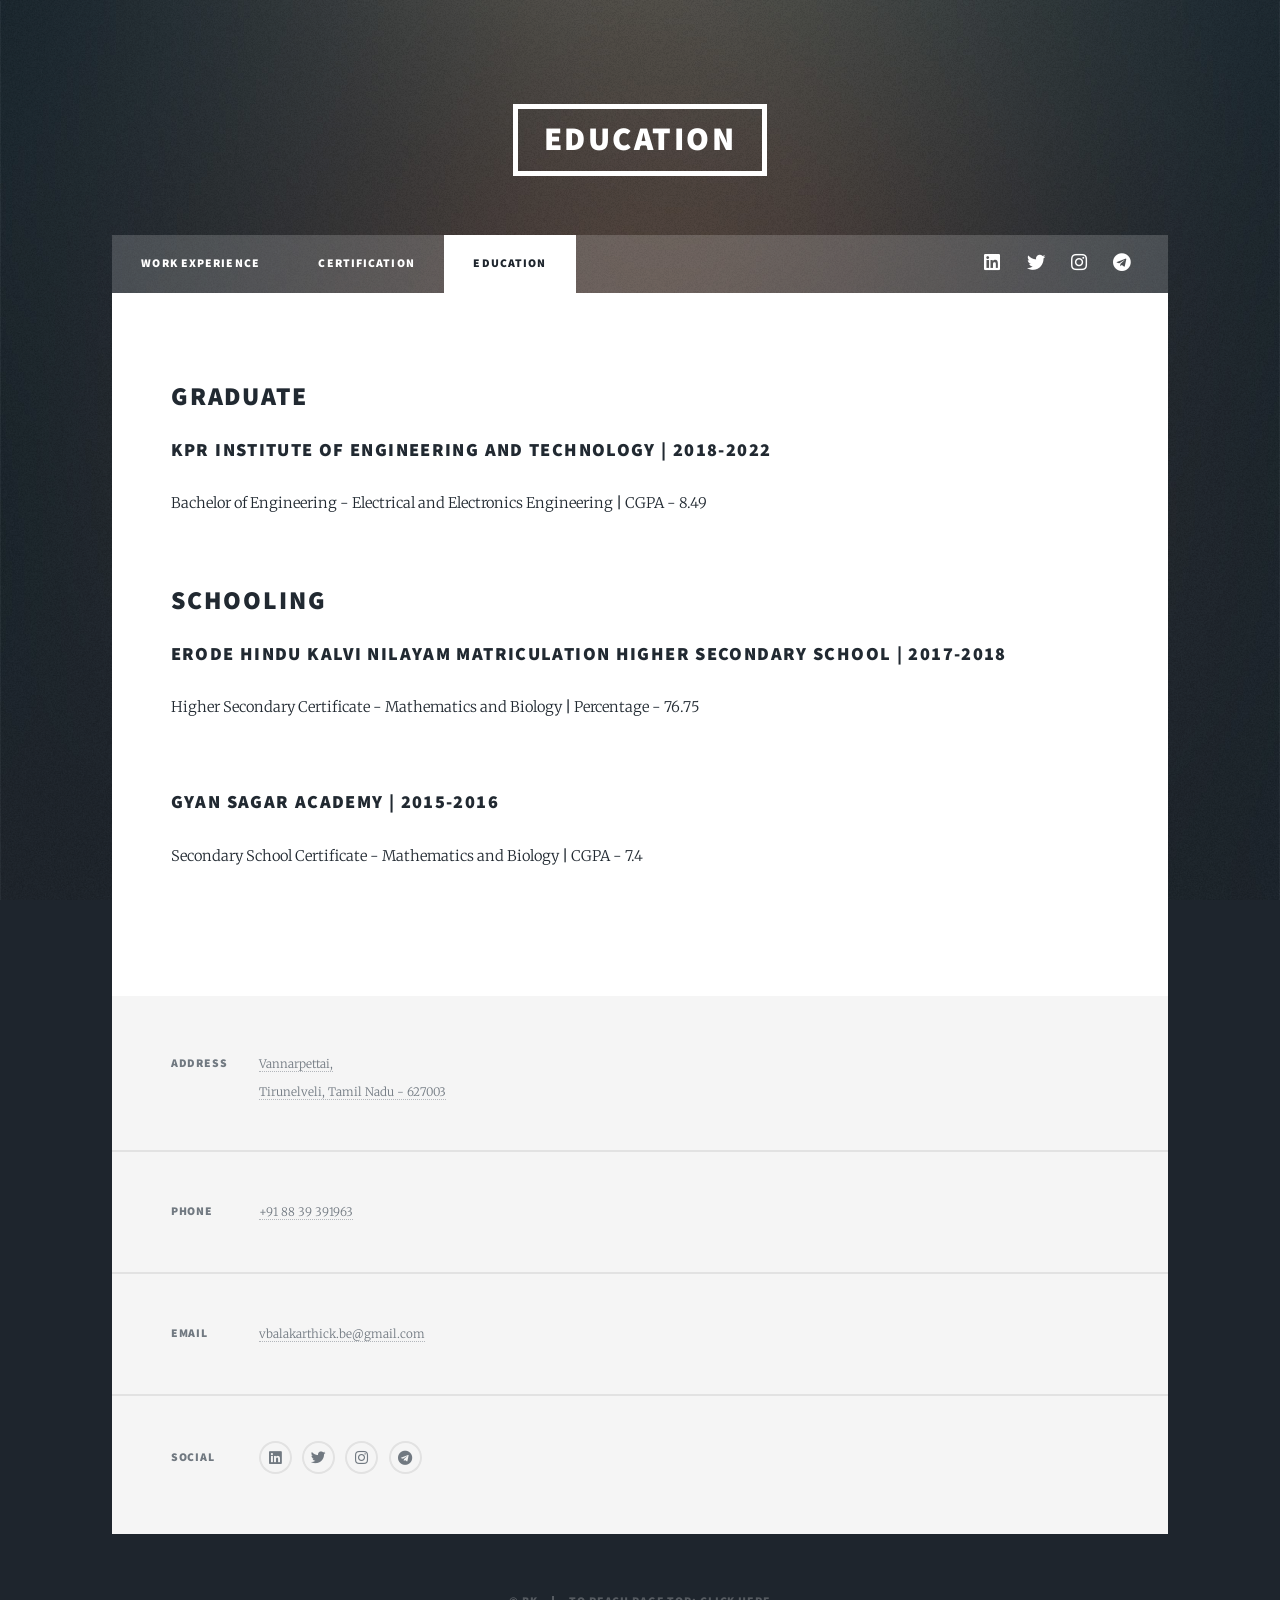
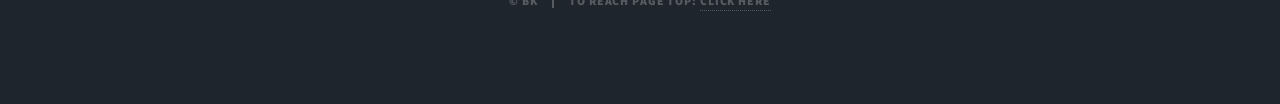
<file: elements.html>
<!DOCTYPE HTML>

<html>
	<head>
		<title>Balakarthick Resume</title>
		<link rel="icon" type="image/x-icon" href="images/resume.png">
		<meta charset="utf-8" />
		<meta name="viewport" content="width=device-width, initial-scale=1, user-scalable=no" />
		<link rel="stylesheet" href="assets/css/main.css" />
		<noscript><link rel="stylesheet" href="assets/css/noscript.css" /></noscript>
	</head>
	<body class="is-preload">

		<!-- Wrapper -->
			<div id="wrapper">

				<!-- Header -->
					<header id="header">
						<a href="#nav" class="logo">Education</a>
					</header>

				<!-- Nav -->
					<nav id="nav">
						<ul class="links">
							<li><a href="index.html">Work Experience</a></li>
							<li><a href="generic.html">Certification</a></li>
							<li class="active"><a href="elements.html">Education</a></li>
						</ul>
						<ul class="icons">
							<li><a href="https://www.linkedin.com/in/balakarthick-v-b391581ba/" class="icon brands fa-linkedin"target="_blank"><span class="label">Linkedin</span></a></li>
							<li><a href="https://twitter.com/vbalakarthick" class="icon brands fa-twitter"target="_blank"><span class="label">Twitter</span></a></li>
							<li><a href="https://www.instagram.com/balakarthick_venkatesan/" class="icon brands fa-instagram"target="_blank"><span class="label">Instagram</span></a></li>
							<li><a href="https://t.me/bk6700" class="icon brands fa-telegram"target="_blank"><span class="label">Telegram</span></a></li>
						</ul>
					</nav>
          
				<!-- Main -->
					<div id="main">
				<!-- Post -->
					    <section class="post">
						    <h2 style="text-align:left;">Graduate</h2>
				<!-- Text stuff -->
				            <h3>KPR Institute of Engineering and Technology | 2018-2022</h3>
				            <p>Bachelor of Engineering - Electrical and Electronics Engineering <b> | </b>CGPA - 8.49</p><br>
				        <body class="major">
				            <h2 style="text-align:left;">Schooling</h2>
				        </body>
                            <h3>Erode Hindu Kalvi Nilayam Matriculation Higher Secondary School | 2017-2018 </h3>
				            <p>Higher Secondary Certificate - Mathematics and Biology<b> | </b>Percentage - 76.75</p><br>

				            <h3>Gyan Sagar Academy | 2015-2016 </h3>
				            <p>Secondary School Certificate - Mathematics and Biology<b> | </b>CGPA - 7.4</p><br>
					    </section>																											
					</div>

				<!-- Footer -->
				    <footer id="footer">
						
					    <section class="split contact">
						    <section class="alt">
							    <h3>Address</h3>
							    <p><a href="https://www.google.com/maps/@8.7316059,77.721191,21z"target="_blank">Vannarpettai,<br>
								    Tirunelveli, Tamil Nadu - 627003</a></p>
						    </section>
						    <section>
							    <h3>Phone</h3>
							    <p><a href="tel:+918839391963"target="_blank">+91 88 39 391963</a></p>
						    </section>
						    <section>
							    <h3>Email</h3>
							    <p><a href="mailto:vbalakarthick.be@gmail.com"target="_blank">vbalakarthick.be@gmail.com</a></p>
						    </section>
						    <section>
							    <h3>Social</h3>
							    <ul class="icons alt">
								    <li><a href="https://www.linkedin.com/in/balakarthick-v-b391581ba/" class="icon brands alt fa-linkedin"target="_blank"><span class="label">Linkedin</span></a></li>
								    <li><a href="https://twitter.com/vbalakarthick" class="icon brands alt fa-twitter"target="_blank"><span class="label">Twitter</span></a></li>
								    <li><a href="https://www.instagram.com/balakarthick_venkatesan/" class="icon brands alt fa-instagram"target="_blank"><span class="label">Instagram</span></a></li>
								    <li><a href="https://t.me/bk6700" class="icon brands alt fa-telegram"target="_blank"><span class="label">Telegram</span></a></li>
							    </ul>
						    </section>
					    </section>
				    </footer>

			    <!-- Copyright -->
				    <div id="copyright">
						<ul><li>&copy; BK</li><li>To Reach Page Top: <a href="#nav">Click Here</a></li></ul>
					</div>

		    </div>

	<!-- Scripts -->
		<script src="assets/js/jquery.min.js"></script>
		<script src="assets/js/jquery.scrollex.min.js"></script>
		<script src="assets/js/jquery.scrolly.min.js"></script>
		<script src="assets/js/browser.min.js"></script>
		<script src="assets/js/breakpoints.min.js"></script>
		<script src="assets/js/util.js"></script>
		<script src="assets/js/main.js"></script>

    </body>
</html>

----------------------------------------------------------------------------------------------------------------
</file>
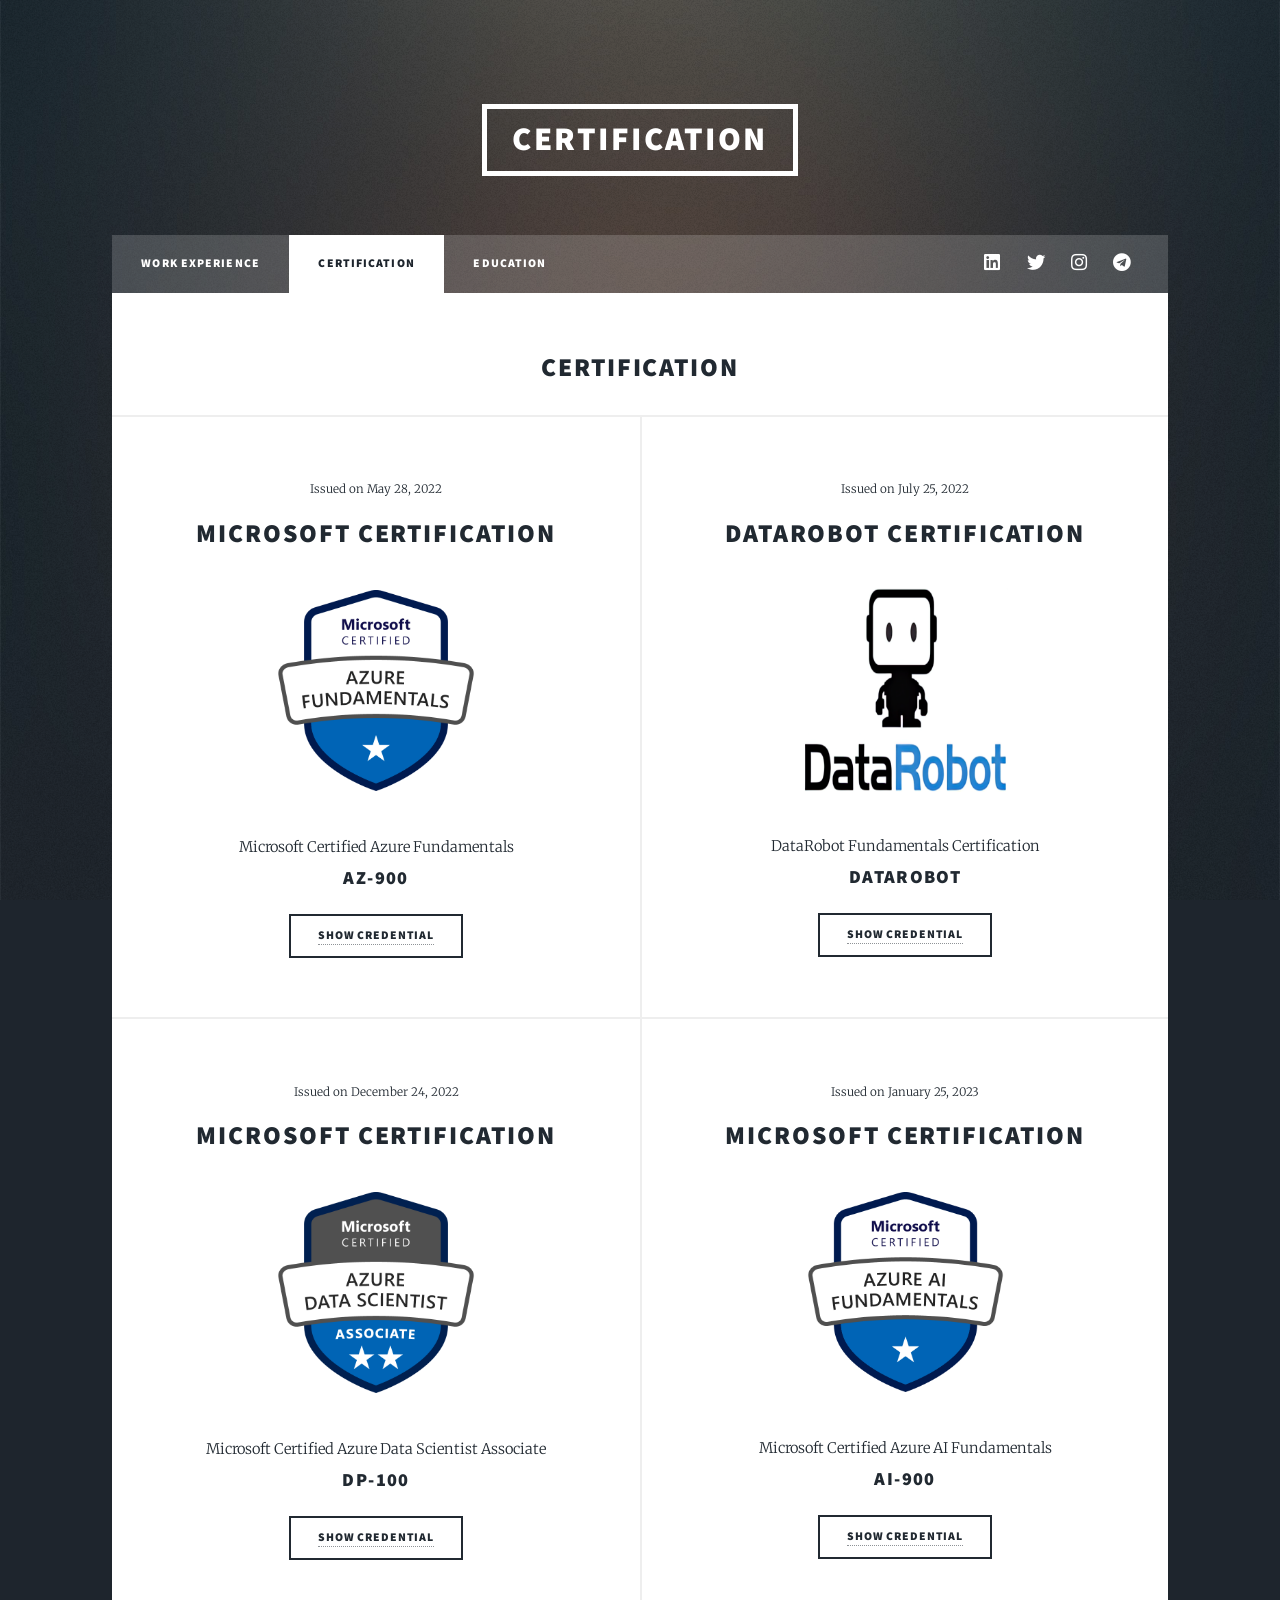
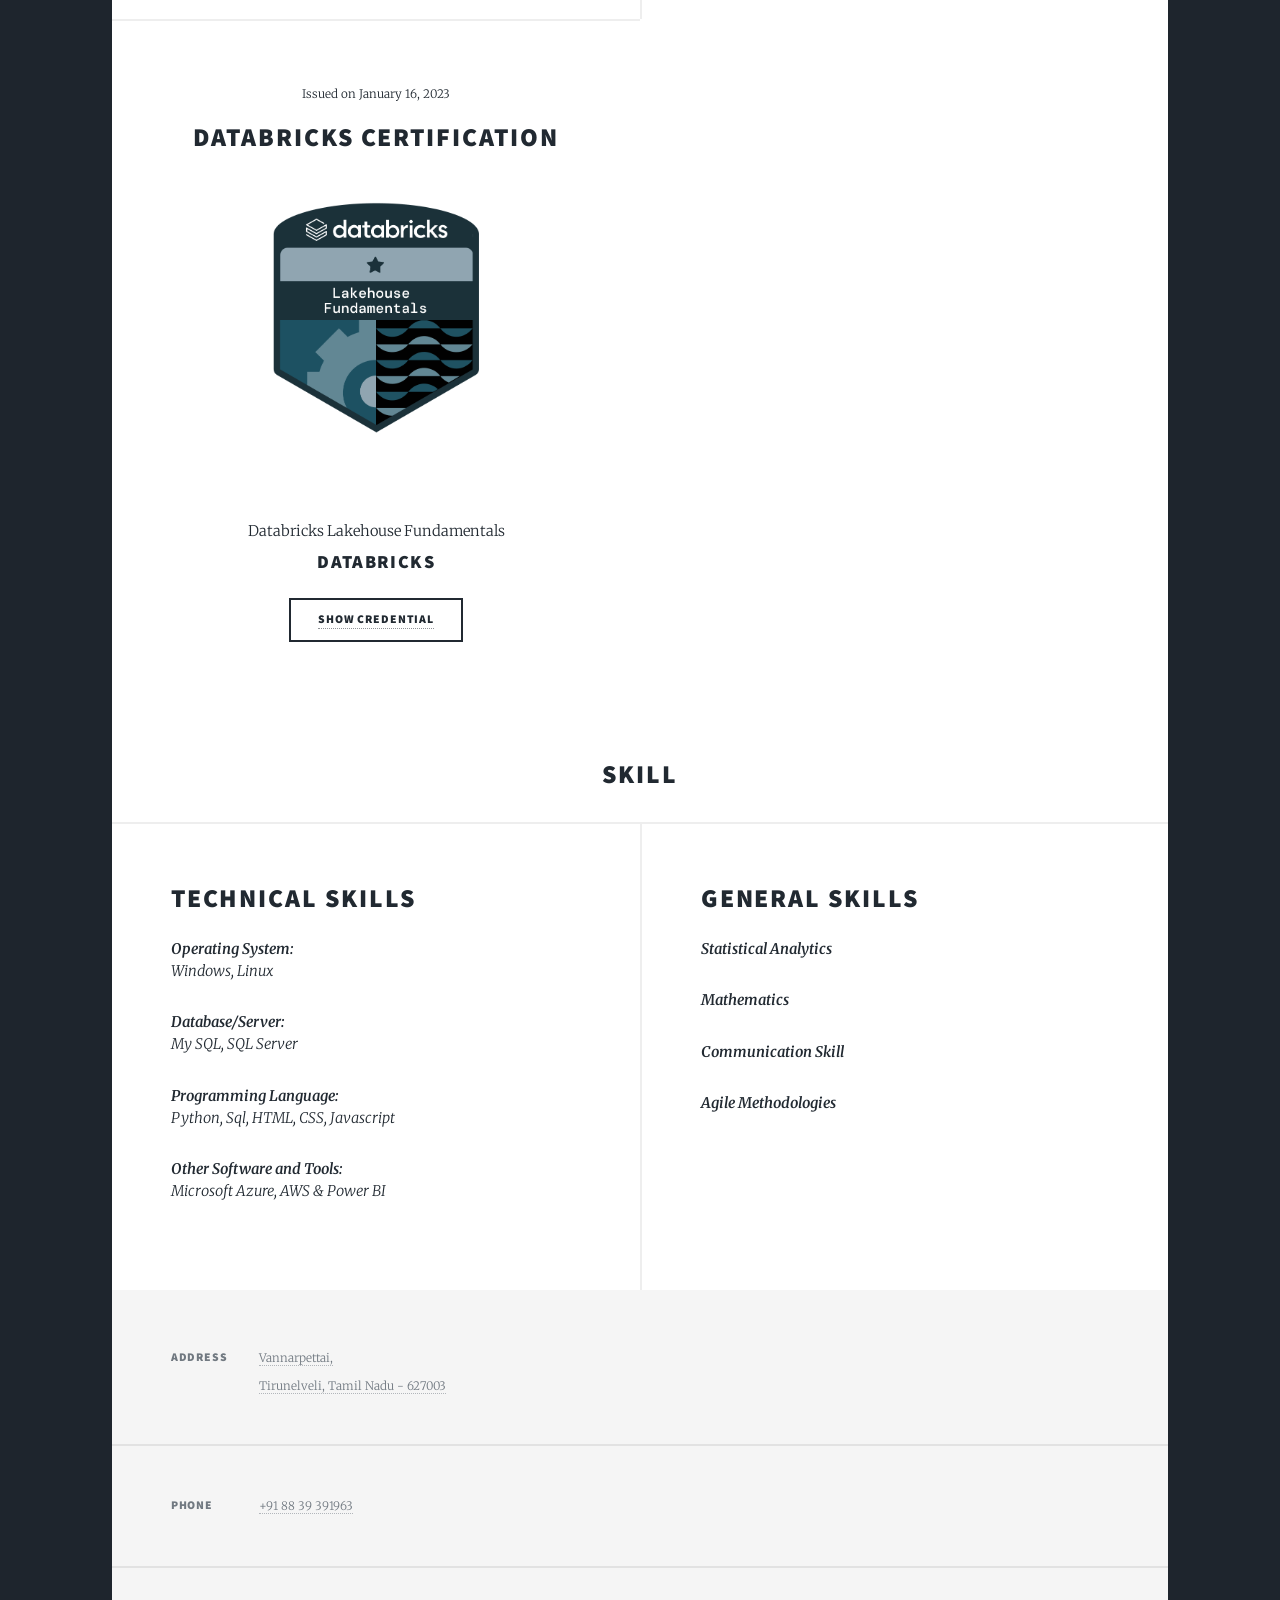
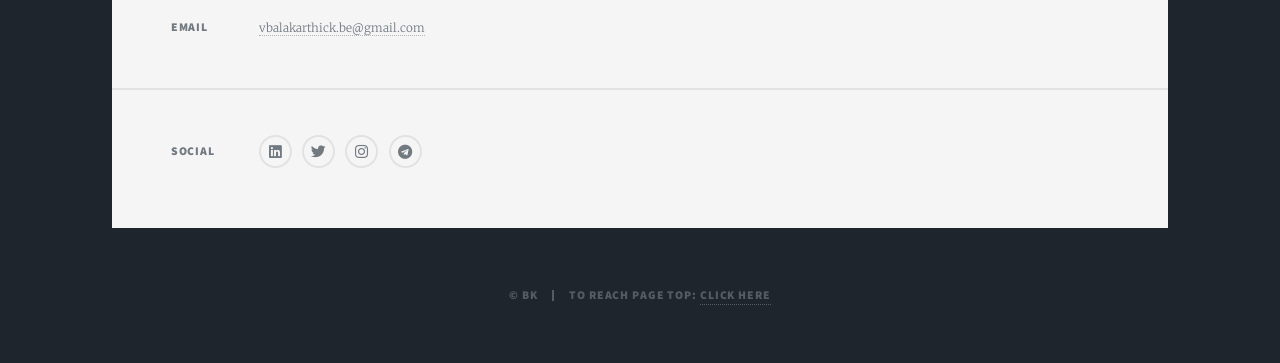
<file: generic.html>
<!DOCTYPE HTML>

<html>
	<head>
		<title>Balakarthick Resume</title>
		<link rel="icon" type="image/x-icon" href="images/resume.png">
		<meta charset="utf-8" />
		<meta name="viewport" content="width=device-width, initial-scale=1, user-scalable=no" />
		<link rel="stylesheet" href="assets/css/main.css" />
		<noscript><link rel="stylesheet" href="assets/css/noscript.css" /></noscript>
	</head>
	<body class="is-preload">

		<!-- Wrapper -->
			<div id="wrapper">

				<!-- Header -->
					<header id="header">
						<a href="#nav" class="logo">Certification</a>
					</header>

				<!-- Nav -->
					<nav id="nav">
						<ul class="links">
							<li><a href="index.html">Work Experience</a></li>
							<li class="active"><a href="generic.html">Certification</a></li>
							<li><a href="elements.html">Education</a></li>
						</ul>
						<ul class="icons">
							<li><a href="https://www.linkedin.com/in/balakarthick-v-b391581ba/" class="icon brands fa-linkedin"target="_blank"><span class="label">Linkedin</span></a></li>
							<li><a href="https://twitter.com/vbalakarthick" class="icon brands fa-twitter"target="_blank"><span class="label">Twitter</span></a></li>
							<li><a href="https://www.instagram.com/balakarthick_venkatesan/" class="icon brands fa-instagram"target="_blank"><span class="label">Instagram</span></a></li>
							<li><a href="https://t.me/bk6700" class="icon brands fa-telegram"target="_blank"><span class="label">Telegram</span></a></li>
						</ul>
					</nav>
                <!-- Main -->
					<div id="main">

							    <html>
                                <body>
                                <h2 style="text-align:center;">Certification</h2>
                                </body>
                                </html>
						<!-- Posts -->
							<section class="posts">
								
								<article>
									<header>
										<span class="date">Issued on May 28, 2022</span>
										<h2><a>Microsoft Certification<br />
										</a></h2>
									</header>
									<a href="images/azure fundamental(2).png" target="_blank"class="image fit"><img src="images/azure fundamental(2).png" alt="" /></a>
									<p1>Microsoft Certified Azure Fundamentals<br />
									<h3 style="text-align:center;">AZ-900</h3></p1>

									<ul class="actions special">
										<li><a href="https://www.credly.com/badges/bf1ffcec-ea9e-40be-8d3d-6855b38d71ec/linked_in_profile" target="_blank"><button>Show credential</a></li>
									</ul>
								</article>
								<article>
									<header>
										<span class="date">Issued on July 25, 2022</span>
										<h2><a>DataRobot Certification<br />
										</a></h2>
									</header>
									<a href="images/datarobot.png" target="_blank"class="image fit"><img src="images/datarobot.png" alt="" /></a>
									<p1>DataRobot Fundamentals Certification<br />
										<h3 style="text-align:center;">DataRobot</h3></p1>

									<ul class="actions special">
										<li><a href="images/datarobot.png" target="_blank"><button>Show credential</a></li>
									</ul>
								</article>
								<article>
									<header>
										<span class="date">Issued on December 24, 2022</span>
										<h2><a>Microsoft Certification<br />
										</a></h2>
									</header>
									<a href="images/azure-data-scientist-associate-600x600.png" target="_blank"class="image fit"><img src="images/azure-data-scientist-associate-600x600.png" alt="" /></a>
									<p1>Microsoft Certified Azure Data Scientist Associate<br />
										<h3 style="text-align:center;">DP-100</h3></p1>

									<ul class="actions special">
										<li><a href="https://www.credly.com/earner/earned/badge/cd6dc1c7-ef44-44ec-95ff-bc1f923fbe0d" target="_blank"><button>Show credential</a></li>
									</ul>
								</article>
								<article>
									<header>
										<span class="date">Issued on January 25, 2023</span>
										<h2><a>Microsoft Certification<br />
										</a></h2>
									</header>
									<a href="images/azure-ai-fundamentals-600x600.png" target="_blank"class="image fit"><img src="images/azure-ai-fundamentals-600x600.png" alt="" /></a>
									<p1>Microsoft Certified Azure AI Fundamentals<br />
										<h3 style="text-align:center;">AI-900</h3></p1>

									<ul class="actions special">
										<li><a href="https://www.credly.com/earner/earned/badge/01dd43cd-f436-467e-9ccd-5a82993305da" target="_blank"><button>Show credential</a></li>
									</ul>
								</article>
								<article>
									<header>
										<span class="date">Issued on January 16, 2023</span>
										<h2><a>Databricks Certification<br />
										</a></h2>
									</header>
									<a href="images/databricks.png" target="_blank"class="image fit"><img src="images/databricks.png" alt="" /></a>
									<p1>Databricks Lakehouse Fundamentals<br />
									<h3 style="text-align:center;">Databricks</h3></p1>

									<ul class="actions special">
										<li><a href="https://www.credential.net/8ee5b988-4500-4e0c-a29f-ebd0c411fbdd" target="_blank"><button>Show credential</a></li>
									</ul>
								</article>
							</section>
					</div>

					<div id="main">
						
						        <h2 style="text-align:center;">Skill</h2>

				        <!-- Posts -->
					        <section class="posts">
						
						        <article>
							        <header>
								        
								        <h2 style="text-align:left;"><a>Technical Skills<br /></a></h2>
											
											<head>
												<style>
												p.small {
												line-height: 1.5;
												}
			
												p.big {
												line-height: 1.8;
												}
												</style>
												</head>
												<p class="small" style="text-align:left;"><b> Operating System:</b><br>Windows, Linux<br></p>
												<p class="small" style="text-align:left;"><b> Database/Server:</b><br>My SQL, SQL Server<br></p>
												<p class="small" style="text-align:left;"><b> Programming Language:</b><br>Python, Sql, HTML, CSS, Javascript<br></p>
												<p class="small" style="text-align:left;"><b> Other Software and Tools:</b><br>Microsoft Azure, AWS & Power BI<br></p>
							        </header>

						        </article>
						        <article>
							        <header>
								        
								        <h2 style="text-align:left;"><a>General Skills<br /></a></h2>
											
											<head>
												<style>
												p.small {
												line-height: 1.5;
												}
			
												p.big {
												line-height: 1.8;
												}
												</style>
												</head>
												<p class="small" style="text-align:left;"><b> Statistical Analytics</b><br></p>
												<p class="small" style="text-align:left;"><b> Mathematics</b><br></p>
												<p class="small" style="text-align:left;"><b> Communication Skill</b><br></p>
												<p class="small" style="text-align:left;"><b> Agile Methodologies</b><br></p>
							        </header>
							        
						        </article>
					        </section>
			        </div>
				

				<!-- Footer -->
					<footer id="footer">
						
						<section class="split contact">
							<section class="alt">
								<h3>Address</h3>
								<p><a href="https://www.google.com/maps/@8.7316059,77.721191,21z"target="_blank">Vannarpettai,<br>
									Tirunelveli, Tamil Nadu - 627003</a></p>
							</section>
							<section>
								<h3>Phone</h3>
								<p><a href="tel:+918839391963"target="_blank">+91 88 39 391963</a></p>
							</section>
							<section>
								<h3>Email</h3>
								<p><a href="mailto:vbalakarthick.be@gmail.com"target="_blank">vbalakarthick.be@gmail.com</a></p>
							</section>
							<section>
								<h3>Social</h3>
								<ul class="icons alt">
									<li><a href="https://www.linkedin.com/in/balakarthick-v-b391581ba/" class="icon brands alt fa-linkedin"target="_blank"><span class="label">Linkedin</span></a></li>
									<li><a href="https://twitter.com/vbalakarthick" class="icon brands alt fa-twitter"target="_blank"><span class="label">Twitter</span></a></li>
									<li><a href="https://www.instagram.com/balakarthick_venkatesan/" class="icon brands alt fa-instagram"target="_blank"><span class="label">Instagram</span></a></li>
									<li><a href="https://t.me/bk6700" class="icon brands alt fa-telegram"target="_blank"><span class="label">Telegram</span></a></li>
								</ul>
							</section>
						</section>
					</footer>

				<!-- Copyright  -->
				    <div id="copyright">
					    <ul><li>&copy; BK</li><li>To Reach Page Top: <a href="#nav">Click Here</a></li></ul>
				    </div>

			</div>

		<!-- Scripts -->
			<script src="assets/js/jquery.min.js"></script>
			<script src="assets/js/jquery.scrollex.min.js"></script>
			<script src="assets/js/jquery.scrolly.min.js"></script>
			<script src="assets/js/browser.min.js"></script>
			<script src="assets/js/breakpoints.min.js"></script>
			<script src="assets/js/util.js"></script>
			<script src="assets/js/main.js"></script>

	</body>
</html>





<!--<article>
	<header>
		<h2 style="text-align:center;">Technical Skills</h2>
		<h3 style="text-align:left;">Operating System</h3>
	</header>

	<ul>
		<li style="text-align:left;">SQL</li>
		<li style="text-align:left;">SQL</li>
		<li style="text-align:left;">SQL</li>
		<li style="text-align:left;">SQL</li>
		<li style="text-align:left;">SQL</li>
	</ul>



</article>
</file>
<file: assets/css/main.css>
@import url(fontawesome-all.min.css);
@import url("https://fonts.googleapis.com/css?family=Merriweather:300,700,300italic,700italic|Source+Sans+Pro:900");

/*
	Massively by HTML5 UP
	html5up.net | @ajlkn
	Free for personal and commercial use under the CCA 3.0 license (html5up.net/license)
*/

html, body, div, span, applet, object,
iframe, h1, h2, h3, h4, h5, h6, p, blockquote,
pre, a, abbr, acronym, address, big, cite,
code, del, dfn, em, img, ins, kbd, q, s, samp,
small, strike, strong, sub, sup, tt, var, b,
u, i, center, dl, dt, dd, ol, ul, li, fieldset,
form, label, legend, table, caption, tbody,
tfoot, thead, tr, th, td, article, aside,
canvas, details, embed, figure, figcaption,
footer, header, hgroup, menu, nav, output, ruby,
section, summary, time, mark, audio, video {
	margin: 0;
	padding: 0;
	border: 0;
	font-size: 100%;
	font: inherit;
	vertical-align: baseline;}

article, aside, details, figcaption, figure,
footer, header, hgroup, menu, nav, section {
	display: block;}

body {
	line-height: 1;
}

ol, ul {
	list-style: none;
}

blockquote, q {
	quotes: none;
}

	blockquote:before, blockquote:after, q:before, q:after {
		content: '';
		content: none;
	}

table {
	border-collapse: collapse;
	border-spacing: 0;
}

body {
	-webkit-text-size-adjust: none;
}

mark {
	background-color: transparent;
	color: inherit;
}

input::-moz-focus-inner {
	border: 0;
	padding: 0;
}

input, select, textarea {
	-moz-appearance: none;
	-webkit-appearance: none;
	-ms-appearance: none;
	appearance: none;
}

/* Basic */

	@-ms-viewport {
		width: device-width;
	}

	body {
		-ms-overflow-style: scrollbar;
	}

	@media screen and (max-width: 480px) {

		html, body {
			min-width: 320px;
		}

	}

	html {
		box-sizing: border-box;
	}

	*, *:before, *:after {
		box-sizing: inherit;
	}

	body {
		background-color: #1e252d;
	}

		body.is-preload *, body.is-preload *:before, body.is-preload *:after {
			-moz-animation: none !important;
			-webkit-animation: none !important;
			-ms-animation: none !important;
			animation: none !important;
			-moz-transition: none !important;
			-webkit-transition: none !important;
			-ms-transition: none !important;
			transition: none !important;
		}

/* Type */

	html {
		font-size: 16pt;
	}

		@media screen and (max-width: 1680px) {

			html {
				font-size: 12pt;
			}

		}

		@media screen and (max-width: 1280px) {

			html {
				font-size: 11pt;
			}

		}

		@media screen and (max-width: 360px) {

			html {
				font-size: 10pt;
			}

		}

	body {
		color: #212931;
	}

	body, input, select, textarea {
		font-family: "Merriweather", Georgia, serif;
		font-weight: 300;
		font-size: 1rem;
		line-height: 2.375;
	}

	a {
		-moz-transition: color 0.2s ease-in-out, background-color 0.2s ease-in-out, border-color 0.2s ease-in-out, box-shadow 0.2s ease-in-out;
		-webkit-transition: color 0.2s ease-in-out, background-color 0.2s ease-in-out, border-color 0.2s ease-in-out, box-shadow 0.2s ease-in-out;
		-ms-transition: color 0.2s ease-in-out, background-color 0.2s ease-in-out, border-color 0.2s ease-in-out, box-shadow 0.2s ease-in-out;
		transition: color 0.2s ease-in-out, background-color 0.2s ease-in-out, border-color 0.2s ease-in-out, box-shadow 0.2s ease-in-out;
		border-bottom: dotted 1px;
		text-decoration: none;
	}

		a:hover {
			border-bottom-color: transparent;
		}

	strong, b {
		font-weight: 600;
	}

	em, i {
		font-style: italic;
	}

	p {
		text-align: justify;
		margin: 0 0 2rem 0;
	}

	h1, h2, h3, h4, h5, h6 {
		font-family: "Source Sans Pro", Helvetica, sans-serif;
		font-weight: 900;
		line-height: 1.5;
		letter-spacing: 0.075em;
		text-transform: uppercase;
		margin: 0 0 1rem 0;
	}

		h1 a, h2 a, h3 a, h4 a, h5 a, h6 a {
			border-bottom: 0;
			color: inherit;
			text-decoration: none;
		}

	h1 {
		font-size: 4rem;
		line-height: 1.1;
		margin: 0 0 2rem 0;
	}

	h2 {
		font-size: 1.75rem;
		line-height: 1.3;
		margin: 0 0 1.5rem 0;
	}

	h3 {
		font-size: 1.25rem;
		margin: 0 0 1.5rem 0;
	}

	h4 {
		font-size: 1rem;
	}

	h5 {
		font-size: 0.9rem;
	}

	h6 {
		font-size: 0.8rem;
	}

	sub {
		font-size: 0.8rem;
		position: relative;
		top: 0.5rem;
	}

	sup {
		font-size: 0.8rem;
		position: relative;
		top: -0.5rem;
	}

	blockquote {
		border-left: solid 4px;
		font-style: italic;
		margin: 0 0 2rem 0;
		padding: 0.5rem 0 0.5rem 2rem;
	}

	code {
		border: solid 2px;
		font-family: "Courier New", monospace;
		font-size: 0.9rem;
		margin: 0 0.25rem;
		padding: 0.25rem 0.65rem;
	}

	pre {
		-webkit-overflow-scrolling: touch;
		font-family: "Courier New", monospace;
		font-size: 0.9rem;
		margin: 0 0 2rem 0;
	}

		pre code {
			display: block;
			line-height: 1.75;
			padding: 1rem 1.5rem;
			overflow-x: auto;
		}

	hr {
		border: 0;
		border-bottom: solid 2px;
		margin: 3rem 0;
	}

		hr.major {
			margin: 5rem 0;
		}

	.align-left {
		text-align: left;
	}

	.align-center {
		text-align: center;
	}

	.align-right {
		text-align: right;
	}

	input, select, textarea {
		color: #212931;
	}

	a {
		color: #212931;
		border-bottom-color: rgba(33, 41, 49, 0.5);
	}

		a:hover {
			border-bottom-color: transparent;
			color: #18bfef !important;
		}

	strong, b {
		color: #212931;
	}

	h1, h2, h3, h4, h5, h6 {
		color: #212931;
	}

	blockquote {
		border-left-color: #eeeeee;
	}

	code {
		background: rgba(220, 220, 220, 0.25);
		border-color: #eeeeee;
	}

	hr {
		border-bottom-color: #eeeeee;
	}

/* Row */

	.row {
		display: flex;
		flex-wrap: wrap;
		box-sizing: border-box;
		align-items: stretch;
	}

		.row > * {
			box-sizing: border-box;
		}

		.row.gtr-uniform > * > :last-child {
			margin-bottom: 0;
		}

		.row.aln-left {
			justify-content: flex-start;
		}

		.row.aln-center {
			justify-content: center;
		}

		.row.aln-right {
			justify-content: flex-end;
		}

		.row.aln-top {
			align-items: flex-start;
		}

		.row.aln-middle {
			align-items: center;
		}

		.row.aln-bottom {
			align-items: flex-end;
		}

		.row > .imp {
			order: -1;
		}

		.row > .col-1 {
			width: 8.33333%;
		}

		.row > .off-1 {
			margin-left: 8.33333%;
		}

		.row > .col-2 {
			width: 16.66667%;
		}

		.row > .off-2 {
			margin-left: 16.66667%;
		}

		.row > .col-3 {
			width: 25%;
		}

		.row > .off-3 {
			margin-left: 25%;
		}

		.row > .col-4 {
			width: 33.33333%;
		}

		.row > .off-4 {
			margin-left: 33.33333%;
		}

		.row > .col-5 {
			width: 41.66667%;
		}

		.row > .off-5 {
			margin-left: 41.66667%;
		}

		.row > .col-6 {
			width: 50%;
		}

		.row > .off-6 {
			margin-left: 50%;
		}

		.row > .col-7 {
			width: 58.33333%;
		}

		.row > .off-7 {
			margin-left: 58.33333%;
		}

		.row > .col-8 {
			width: 66.66667%;
		}

		.row > .off-8 {
			margin-left: 66.66667%;
		}

		.row > .col-9 {
			width: 75%;
		}

		.row > .off-9 {
			margin-left: 75%;
		}

		.row > .col-10 {
			width: 83.33333%;
		}

		.row > .off-10 {
			margin-left: 83.33333%;
		}

		.row > .col-11 {
			width: 91.66667%;
		}

		.row > .off-11 {
			margin-left: 91.66667%;
		}

		.row > .col-12 {
			width: 100%;
		}

		.row > .off-12 {
			margin-left: 100%;
		}

		.row.gtr-0 {
			margin-top: 0;
			margin-left: 0rem;
		}

			.row.gtr-0 > * {
				padding: 0 0 0 0rem;
			}

			.row.gtr-0.gtr-uniform {
				margin-top: 0rem;
			}

				.row.gtr-0.gtr-uniform > * {
					padding-top: 0rem;
				}

		.row.gtr-25 {
			margin-top: 0;
			margin-left: -0.375rem;
		}

			.row.gtr-25 > * {
				padding: 0 0 0 0.375rem;
			}

			.row.gtr-25.gtr-uniform {
				margin-top: -0.375rem;
			}

				.row.gtr-25.gtr-uniform > * {
					padding-top: 0.375rem;
				}

		.row.gtr-50 {
			margin-top: 0;
			margin-left: -0.75rem;
		}

			.row.gtr-50 > * {
				padding: 0 0 0 0.75rem;
			}

			.row.gtr-50.gtr-uniform {
				margin-top: -0.75rem;
			}

				.row.gtr-50.gtr-uniform > * {
					padding-top: 0.75rem;
				}

		.row {
			margin-top: 0;
			margin-left: -1.5rem;
		}

			.row > * {
				padding: 0 0 0 1.5rem;
			}

			.row.gtr-uniform {
				margin-top: -1.5rem;
			}

				.row.gtr-uniform > * {
					padding-top: 1.5rem;
				}

		.row.gtr-150 {
			margin-top: 0;
			margin-left: -2.25rem;
		}

			.row.gtr-150 > * {
				padding: 0 0 0 2.25rem;
			}

			.row.gtr-150.gtr-uniform {
				margin-top: -2.25rem;
			}

				.row.gtr-150.gtr-uniform > * {
					padding-top: 2.25rem;
				}

		.row.gtr-200 {
			margin-top: 0;
			margin-left: -3rem;
		}

			.row.gtr-200 > * {
				padding: 0 0 0 3rem;
			}

			.row.gtr-200.gtr-uniform {
				margin-top: -3rem;
			}

				.row.gtr-200.gtr-uniform > * {
					padding-top: 3rem;
				}

		@media screen and (max-width: 1680px) {

			.row {
				display: flex;
				flex-wrap: wrap;
				box-sizing: border-box;
				align-items: stretch;
			}

				.row > * {
					box-sizing: border-box;
				}

				.row.gtr-uniform > * > :last-child {
					margin-bottom: 0;
				}

				.row.aln-left {
					justify-content: flex-start;
				}

				.row.aln-center {
					justify-content: center;
				}

				.row.aln-right {
					justify-content: flex-end;
				}

				.row.aln-top {
					align-items: flex-start;
				}

				.row.aln-middle {
					align-items: center;
				}

				.row.aln-bottom {
					align-items: flex-end;
				}

				.row > .imp-xlarge {
					order: -1;
				}

				.row > .col-1-xlarge {
					width: 8.33333%;
				}

				.row > .off-1-xlarge {
					margin-left: 8.33333%;
				}

				.row > .col-2-xlarge {
					width: 16.66667%;
				}

				.row > .off-2-xlarge {
					margin-left: 16.66667%;
				}

				.row > .col-3-xlarge {
					width: 25%;
				}

				.row > .off-3-xlarge {
					margin-left: 25%;
				}

				.row > .col-4-xlarge {
					width: 33.33333%;
				}

				.row > .off-4-xlarge {
					margin-left: 33.33333%;
				}

				.row > .col-5-xlarge {
					width: 41.66667%;
				}

				.row > .off-5-xlarge {
					margin-left: 41.66667%;
				}

				.row > .col-6-xlarge {
					width: 50%;
				}

				.row > .off-6-xlarge {
					margin-left: 50%;
				}

				.row > .col-7-xlarge {
					width: 58.33333%;
				}

				.row > .off-7-xlarge {
					margin-left: 58.33333%;
				}

				.row > .col-8-xlarge {
					width: 66.66667%;
				}

				.row > .off-8-xlarge {
					margin-left: 66.66667%;
				}

				.row > .col-9-xlarge {
					width: 75%;
				}

				.row > .off-9-xlarge {
					margin-left: 75%;
				}

				.row > .col-10-xlarge {
					width: 83.33333%;
				}

				.row > .off-10-xlarge {
					margin-left: 83.33333%;
				}

				.row > .col-11-xlarge {
					width: 91.66667%;
				}

				.row > .off-11-xlarge {
					margin-left: 91.66667%;
				}

				.row > .col-12-xlarge {
					width: 100%;
				}

				.row > .off-12-xlarge {
					margin-left: 100%;
				}

				.row.gtr-0 {
					margin-top: 0;
					margin-left: 0rem;
				}

					.row.gtr-0 > * {
						padding: 0 0 0 0rem;
					}

					.row.gtr-0.gtr-uniform {
						margin-top: 0rem;
					}

						.row.gtr-0.gtr-uniform > * {
							padding-top: 0rem;
						}

				.row.gtr-25 {
					margin-top: 0;
					margin-left: -0.375rem;
				}

					.row.gtr-25 > * {
						padding: 0 0 0 0.375rem;
					}

					.row.gtr-25.gtr-uniform {
						margin-top: -0.375rem;
					}

						.row.gtr-25.gtr-uniform > * {
							padding-top: 0.375rem;
						}

				.row.gtr-50 {
					margin-top: 0;
					margin-left: -0.75rem;
				}

					.row.gtr-50 > * {
						padding: 0 0 0 0.75rem;
					}

					.row.gtr-50.gtr-uniform {
						margin-top: -0.75rem;
					}

						.row.gtr-50.gtr-uniform > * {
							padding-top: 0.75rem;
						}

				.row {
					margin-top: 0;
					margin-left: -1.5rem;
				}

					.row > * {
						padding: 0 0 0 1.5rem;
					}

					.row.gtr-uniform {
						margin-top: -1.5rem;
					}

						.row.gtr-uniform > * {
							padding-top: 1.5rem;
						}

				.row.gtr-150 {
					margin-top: 0;
					margin-left: -2.25rem;
				}

					.row.gtr-150 > * {
						padding: 0 0 0 2.25rem;
					}

					.row.gtr-150.gtr-uniform {
						margin-top: -2.25rem;
					}

						.row.gtr-150.gtr-uniform > * {
							padding-top: 2.25rem;
						}

				.row.gtr-200 {
					margin-top: 0;
					margin-left: -3rem;
				}

					.row.gtr-200 > * {
						padding: 0 0 0 3rem;
					}

					.row.gtr-200.gtr-uniform {
						margin-top: -3rem;
					}

						.row.gtr-200.gtr-uniform > * {
							padding-top: 3rem;
						}

		}

		@media screen and (max-width: 1280px) {

			.row {
				display: flex;
				flex-wrap: wrap;
				box-sizing: border-box;
				align-items: stretch;
			}

				.row > * {
					box-sizing: border-box;
				}

				.row.gtr-uniform > * > :last-child {
					margin-bottom: 0;
				}

				.row.aln-left {
					justify-content: flex-start;
				}

				.row.aln-center {
					justify-content: center;
				}

				.row.aln-right {
					justify-content: flex-end;
				}

				.row.aln-top {
					align-items: flex-start;
				}

				.row.aln-middle {
					align-items: center;
				}

				.row.aln-bottom {
					align-items: flex-end;
				}

				.row > .imp-large {
					order: -1;
				}

				.row > .col-1-large {
					width: 8.33333%;
				}

				.row > .off-1-large {
					margin-left: 8.33333%;
				}

				.row > .col-2-large {
					width: 16.66667%;
				}

				.row > .off-2-large {
					margin-left: 16.66667%;
				}

				.row > .col-3-large {
					width: 25%;
				}

				.row > .off-3-large {
					margin-left: 25%;
				}

				.row > .col-4-large {
					width: 33.33333%;
				}

				.row > .off-4-large {
					margin-left: 33.33333%;
				}

				.row > .col-5-large {
					width: 41.66667%;
				}

				.row > .off-5-large {
					margin-left: 41.66667%;
				}

				.row > .col-6-large {
					width: 50%;
				}

				.row > .off-6-large {
					margin-left: 50%;
				}

				.row > .col-7-large {
					width: 58.33333%;
				}

				.row > .off-7-large {
					margin-left: 58.33333%;
				}

				.row > .col-8-large {
					width: 66.66667%;
				}

				.row > .off-8-large {
					margin-left: 66.66667%;
				}

				.row > .col-9-large {
					width: 75%;
				}

				.row > .off-9-large {
					margin-left: 75%;
				}

				.row > .col-10-large {
					width: 83.33333%;
				}

				.row > .off-10-large {
					margin-left: 83.33333%;
				}

				.row > .col-11-large {
					width: 91.66667%;
				}

				.row > .off-11-large {
					margin-left: 91.66667%;
				}

				.row > .col-12-large {
					width: 100%;
				}

				.row > .off-12-large {
					margin-left: 100%;
				}

				.row.gtr-0 {
					margin-top: 0;
					margin-left: 0rem;
				}

					.row.gtr-0 > * {
						padding: 0 0 0 0rem;
					}

					.row.gtr-0.gtr-uniform {
						margin-top: 0rem;
					}

						.row.gtr-0.gtr-uniform > * {
							padding-top: 0rem;
						}

				.row.gtr-25 {
					margin-top: 0;
					margin-left: -0.375rem;
				}

					.row.gtr-25 > * {
						padding: 0 0 0 0.375rem;
					}

					.row.gtr-25.gtr-uniform {
						margin-top: -0.375rem;
					}

						.row.gtr-25.gtr-uniform > * {
							padding-top: 0.375rem;
						}

				.row.gtr-50 {
					margin-top: 0;
					margin-left: -0.75rem;
				}

					.row.gtr-50 > * {
						padding: 0 0 0 0.75rem;
					}

					.row.gtr-50.gtr-uniform {
						margin-top: -0.75rem;
					}

						.row.gtr-50.gtr-uniform > * {
							padding-top: 0.75rem;
						}

				.row {
					margin-top: 0;
					margin-left: -1.5rem;
				}

					.row > * {
						padding: 0 0 0 1.5rem;
					}

					.row.gtr-uniform {
						margin-top: -1.5rem;
					}

						.row.gtr-uniform > * {
							padding-top: 1.5rem;
						}

				.row.gtr-150 {
					margin-top: 0;
					margin-left: -2.25rem;
				}

					.row.gtr-150 > * {
						padding: 0 0 0 2.25rem;
					}

					.row.gtr-150.gtr-uniform {
						margin-top: -2.25rem;
					}

						.row.gtr-150.gtr-uniform > * {
							padding-top: 2.25rem;
						}

				.row.gtr-200 {
					margin-top: 0;
					margin-left: -3rem;
				}

					.row.gtr-200 > * {
						padding: 0 0 0 3rem;
					}

					.row.gtr-200.gtr-uniform {
						margin-top: -3rem;
					}

						.row.gtr-200.gtr-uniform > * {
							padding-top: 3rem;
						}

		}

		@media screen and (max-width: 980px) {

			.row {
				display: flex;
				flex-wrap: wrap;
				box-sizing: border-box;
				align-items: stretch;
			}

				.row > * {
					box-sizing: border-box;
				}

				.row.gtr-uniform > * > :last-child {
					margin-bottom: 0;
				}

				.row.aln-left {
					justify-content: flex-start;
				}

				.row.aln-center {
					justify-content: center;
				}

				.row.aln-right {
					justify-content: flex-end;
				}

				.row.aln-top {
					align-items: flex-start;
				}

				.row.aln-middle {
					align-items: center;
				}

				.row.aln-bottom {
					align-items: flex-end;
				}

				.row > .imp-medium {
					order: -1;
				}

				.row > .col-1-medium {
					width: 8.33333%;
				}

				.row > .off-1-medium {
					margin-left: 8.33333%;
				}

				.row > .col-2-medium {
					width: 16.66667%;
				}

				.row > .off-2-medium {
					margin-left: 16.66667%;
				}

				.row > .col-3-medium {
					width: 25%;
				}

				.row > .off-3-medium {
					margin-left: 25%;
				}

				.row > .col-4-medium {
					width: 33.33333%;
				}

				.row > .off-4-medium {
					margin-left: 33.33333%;
				}

				.row > .col-5-medium {
					width: 41.66667%;
				}

				.row > .off-5-medium {
					margin-left: 41.66667%;
				}

				.row > .col-6-medium {
					width: 50%;
				}

				.row > .off-6-medium {
					margin-left: 50%;
				}

				.row > .col-7-medium {
					width: 58.33333%;
				}

				.row > .off-7-medium {
					margin-left: 58.33333%;
				}

				.row > .col-8-medium {
					width: 66.66667%;
				}

				.row > .off-8-medium {
					margin-left: 66.66667%;
				}

				.row > .col-9-medium {
					width: 75%;
				}

				.row > .off-9-medium {
					margin-left: 75%;
				}

				.row > .col-10-medium {
					width: 83.33333%;
				}

				.row > .off-10-medium {
					margin-left: 83.33333%;
				}

				.row > .col-11-medium {
					width: 91.66667%;
				}

				.row > .off-11-medium {
					margin-left: 91.66667%;
				}

				.row > .col-12-medium {
					width: 100%;
				}

				.row > .off-12-medium {
					margin-left: 100%;
				}

				.row.gtr-0 {
					margin-top: 0;
					margin-left: 0rem;
				}

					.row.gtr-0 > * {
						padding: 0 0 0 0rem;
					}

					.row.gtr-0.gtr-uniform {
						margin-top: 0rem;
					}

						.row.gtr-0.gtr-uniform > * {
							padding-top: 0rem;
						}

				.row.gtr-25 {
					margin-top: 0;
					margin-left: -0.375rem;
				}

					.row.gtr-25 > * {
						padding: 0 0 0 0.375rem;
					}

					.row.gtr-25.gtr-uniform {
						margin-top: -0.375rem;
					}

						.row.gtr-25.gtr-uniform > * {
							padding-top: 0.375rem;
						}

				.row.gtr-50 {
					margin-top: 0;
					margin-left: -0.75rem;
				}

					.row.gtr-50 > * {
						padding: 0 0 0 0.75rem;
					}

					.row.gtr-50.gtr-uniform {
						margin-top: -0.75rem;
					}

						.row.gtr-50.gtr-uniform > * {
							padding-top: 0.75rem;
						}

				.row {
					margin-top: 0;
					margin-left: -1.5rem;
				}

					.row > * {
						padding: 0 0 0 1.5rem;
					}

					.row.gtr-uniform {
						margin-top: -1.5rem;
					}

						.row.gtr-uniform > * {
							padding-top: 1.5rem;
						}

				.row.gtr-150 {
					margin-top: 0;
					margin-left: -2.25rem;
				}

					.row.gtr-150 > * {
						padding: 0 0 0 2.25rem;
					}

					.row.gtr-150.gtr-uniform {
						margin-top: -2.25rem;
					}

						.row.gtr-150.gtr-uniform > * {
							padding-top: 2.25rem;
						}

				.row.gtr-200 {
					margin-top: 0;
					margin-left: -3rem;
				}

					.row.gtr-200 > * {
						padding: 0 0 0 3rem;
					}

					.row.gtr-200.gtr-uniform {
						margin-top: -3rem;
					}

						.row.gtr-200.gtr-uniform > * {
							padding-top: 3rem;
						}

		}

		@media screen and (max-width: 736px) {

			.row {
				display: flex;
				flex-wrap: wrap;
				box-sizing: border-box;
				align-items: stretch;
			}

				.row > * {
					box-sizing: border-box;
				}

				.row.gtr-uniform > * > :last-child {
					margin-bottom: 0;
				}

				.row.aln-left {
					justify-content: flex-start;
				}

				.row.aln-center {
					justify-content: center;
				}

				.row.aln-right {
					justify-content: flex-end;
				}

				.row.aln-top {
					align-items: flex-start;
				}

				.row.aln-middle {
					align-items: center;
				}

				.row.aln-bottom {
					align-items: flex-end;
				}

				.row > .imp-small {
					order: -1;
				}

				.row > .col-1-small {
					width: 8.33333%;
				}

				.row > .off-1-small {
					margin-left: 8.33333%;
				}

				.row > .col-2-small {
					width: 16.66667%;
				}

				.row > .off-2-small {
					margin-left: 16.66667%;
				}

				.row > .col-3-small {
					width: 25%;
				}

				.row > .off-3-small {
					margin-left: 25%;
				}

				.row > .col-4-small {
					width: 33.33333%;
				}

				.row > .off-4-small {
					margin-left: 33.33333%;
				}

				.row > .col-5-small {
					width: 41.66667%;
				}

				.row > .off-5-small {
					margin-left: 41.66667%;
				}

				.row > .col-6-small {
					width: 50%;
				}

				.row > .off-6-small {
					margin-left: 50%;
				}

				.row > .col-7-small {
					width: 58.33333%;
				}

				.row > .off-7-small {
					margin-left: 58.33333%;
				}

				.row > .col-8-small {
					width: 66.66667%;
				}

				.row > .off-8-small {
					margin-left: 66.66667%;
				}

				.row > .col-9-small {
					width: 75%;
				}

				.row > .off-9-small {
					margin-left: 75%;
				}

				.row > .col-10-small {
					width: 83.33333%;
				}

				.row > .off-10-small {
					margin-left: 83.33333%;
				}

				.row > .col-11-small {
					width: 91.66667%;
				}

				.row > .off-11-small {
					margin-left: 91.66667%;
				}

				.row > .col-12-small {
					width: 100%;
				}

				.row > .off-12-small {
					margin-left: 100%;
				}

				.row.gtr-0 {
					margin-top: 0;
					margin-left: 0rem;
				}

					.row.gtr-0 > * {
						padding: 0 0 0 0rem;
					}

					.row.gtr-0.gtr-uniform {
						margin-top: 0rem;
					}

						.row.gtr-0.gtr-uniform > * {
							padding-top: 0rem;
						}

				.row.gtr-25 {
					margin-top: 0;
					margin-left: -0.375rem;
				}

					.row.gtr-25 > * {
						padding: 0 0 0 0.375rem;
					}

					.row.gtr-25.gtr-uniform {
						margin-top: -0.375rem;
					}

						.row.gtr-25.gtr-uniform > * {
							padding-top: 0.375rem;
						}

				.row.gtr-50 {
					margin-top: 0;
					margin-left: -0.75rem;
				}

					.row.gtr-50 > * {
						padding: 0 0 0 0.75rem;
					}

					.row.gtr-50.gtr-uniform {
						margin-top: -0.75rem;
					}

						.row.gtr-50.gtr-uniform > * {
							padding-top: 0.75rem;
						}

				.row {
					margin-top: 0;
					margin-left: -1.5rem;
				}

					.row > * {
						padding: 0 0 0 1.5rem;
					}

					.row.gtr-uniform {
						margin-top: -1.5rem;
					}

						.row.gtr-uniform > * {
							padding-top: 1.5rem;
						}

				.row.gtr-150 {
					margin-top: 0;
					margin-left: -2.25rem;
				}

					.row.gtr-150 > * {
						padding: 0 0 0 2.25rem;
					}

					.row.gtr-150.gtr-uniform {
						margin-top: -2.25rem;
					}

						.row.gtr-150.gtr-uniform > * {
							padding-top: 2.25rem;
						}

				.row.gtr-200 {
					margin-top: 0;
					margin-left: -3rem;
				}

					.row.gtr-200 > * {
						padding: 0 0 0 3rem;
					}

					.row.gtr-200.gtr-uniform {
						margin-top: -3rem;
					}

						.row.gtr-200.gtr-uniform > * {
							padding-top: 3rem;
						}

		}

		@media screen and (max-width: 480px) {

			.row {
				display: flex;
				flex-wrap: wrap;
				box-sizing: border-box;
				align-items: stretch;
			}

				.row > * {
					box-sizing: border-box;
				}

				.row.gtr-uniform > * > :last-child {
					margin-bottom: 0;
				}

				.row.aln-left {
					justify-content: flex-start;
				}

				.row.aln-center {
					justify-content: center;
				}

				.row.aln-right {
					justify-content: flex-end;
				}

				.row.aln-top {
					align-items: flex-start;
				}

				.row.aln-middle {
					align-items: center;
				}

				.row.aln-bottom {
					align-items: flex-end;
				}

				.row > .imp-xsmall {
					order: -1;
				}

				.row > .col-1-xsmall {
					width: 8.33333%;
				}

				.row > .off-1-xsmall {
					margin-left: 8.33333%;
				}

				.row > .col-2-xsmall {
					width: 16.66667%;
				}

				.row > .off-2-xsmall {
					margin-left: 16.66667%;
				}

				.row > .col-3-xsmall {
					width: 25%;
				}

				.row > .off-3-xsmall {
					margin-left: 25%;
				}

				.row > .col-4-xsmall {
					width: 33.33333%;
				}

				.row > .off-4-xsmall {
					margin-left: 33.33333%;
				}

				.row > .col-5-xsmall {
					width: 41.66667%;
				}

				.row > .off-5-xsmall {
					margin-left: 41.66667%;
				}

				.row > .col-6-xsmall {
					width: 50%;
				}

				.row > .off-6-xsmall {
					margin-left: 50%;
				}

				.row > .col-7-xsmall {
					width: 58.33333%;
				}

				.row > .off-7-xsmall {
					margin-left: 58.33333%;
				}

				.row > .col-8-xsmall {
					width: 66.66667%;
				}

				.row > .off-8-xsmall {
					margin-left: 66.66667%;
				}

				.row > .col-9-xsmall {
					width: 75%;
				}

				.row > .off-9-xsmall {
					margin-left: 75%;
				}

				.row > .col-10-xsmall {
					width: 83.33333%;
				}

				.row > .off-10-xsmall {
					margin-left: 83.33333%;
				}

				.row > .col-11-xsmall {
					width: 91.66667%;
				}

				.row > .off-11-xsmall {
					margin-left: 91.66667%;
				}

				.row > .col-12-xsmall {
					width: 100%;
				}

				.row > .off-12-xsmall {
					margin-left: 100%;
				}

				.row.gtr-0 {
					margin-top: 0;
					margin-left: 0rem;
				}

					.row.gtr-0 > * {
						padding: 0 0 0 0rem;
					}

					.row.gtr-0.gtr-uniform {
						margin-top: 0rem;
					}

						.row.gtr-0.gtr-uniform > * {
							padding-top: 0rem;
						}

				.row.gtr-25 {
					margin-top: 0;
					margin-left: -0.375rem;
				}

					.row.gtr-25 > * {
						padding: 0 0 0 0.375rem;
					}

					.row.gtr-25.gtr-uniform {
						margin-top: -0.375rem;
					}

						.row.gtr-25.gtr-uniform > * {
							padding-top: 0.375rem;
						}

				.row.gtr-50 {
					margin-top: 0;
					margin-left: -0.75rem;
				}

					.row.gtr-50 > * {
						padding: 0 0 0 0.75rem;
					}

					.row.gtr-50.gtr-uniform {
						margin-top: -0.75rem;
					}

						.row.gtr-50.gtr-uniform > * {
							padding-top: 0.75rem;
						}

				.row {
					margin-top: 0;
					margin-left: -1.5rem;
				}

					.row > * {
						padding: 0 0 0 1.5rem;
					}

					.row.gtr-uniform {
						margin-top: -1.5rem;
					}

						.row.gtr-uniform > * {
							padding-top: 1.5rem;
						}

				.row.gtr-150 {
					margin-top: 0;
					margin-left: -2.25rem;
				}

					.row.gtr-150 > * {
						padding: 0 0 0 2.25rem;
					}

					.row.gtr-150.gtr-uniform {
						margin-top: -2.25rem;
					}

						.row.gtr-150.gtr-uniform > * {
							padding-top: 2.25rem;
						}

				.row.gtr-200 {
					margin-top: 0;
					margin-left: -3rem;
				}

					.row.gtr-200 > * {
						padding: 0 0 0 3rem;
					}

					.row.gtr-200.gtr-uniform {
						margin-top: -3rem;
					}

						.row.gtr-200.gtr-uniform > * {
							padding-top: 3rem;
						}

		}

		@media screen and (max-width: 360px) {

			.row {
				display: flex;
				flex-wrap: wrap;
				box-sizing: border-box;
				align-items: stretch;
			}

				.row > * {
					box-sizing: border-box;
				}

				.row.gtr-uniform > * > :last-child {
					margin-bottom: 0;
				}

				.row.aln-left {
					justify-content: flex-start;
				}

				.row.aln-center {
					justify-content: center;
				}

				.row.aln-right {
					justify-content: flex-end;
				}

				.row.aln-top {
					align-items: flex-start;
				}

				.row.aln-middle {
					align-items: center;
				}

				.row.aln-bottom {
					align-items: flex-end;
				}

				.row > .imp-xxsmall {
					order: -1;
				}

				.row > .col-1-xxsmall {
					width: 8.33333%;
				}

				.row > .off-1-xxsmall {
					margin-left: 8.33333%;
				}

				.row > .col-2-xxsmall {
					width: 16.66667%;
				}

				.row > .off-2-xxsmall {
					margin-left: 16.66667%;
				}

				.row > .col-3-xxsmall {
					width: 25%;
				}

				.row > .off-3-xxsmall {
					margin-left: 25%;
				}

				.row > .col-4-xxsmall {
					width: 33.33333%;
				}

				.row > .off-4-xxsmall {
					margin-left: 33.33333%;
				}

				.row > .col-5-xxsmall {
					width: 41.66667%;
				}

				.row > .off-5-xxsmall {
					margin-left: 41.66667%;
				}

				.row > .col-6-xxsmall {
					width: 50%;
				}

				.row > .off-6-xxsmall {
					margin-left: 50%;
				}

				.row > .col-7-xxsmall {
					width: 58.33333%;
				}

				.row > .off-7-xxsmall {
					margin-left: 58.33333%;
				}

				.row > .col-8-xxsmall {
					width: 66.66667%;
				}

				.row > .off-8-xxsmall {
					margin-left: 66.66667%;
				}

				.row > .col-9-xxsmall {
					width: 75%;
				}

				.row > .off-9-xxsmall {
					margin-left: 75%;
				}

				.row > .col-10-xxsmall {
					width: 83.33333%;
				}

				.row > .off-10-xxsmall {
					margin-left: 83.33333%;
				}

				.row > .col-11-xxsmall {
					width: 91.66667%;
				}

				.row > .off-11-xxsmall {
					margin-left: 91.66667%;
				}

				.row > .col-12-xxsmall {
					width: 100%;
				}

				.row > .off-12-xxsmall {
					margin-left: 100%;
				}

				.row.gtr-0 {
					margin-top: 0;
					margin-left: 0rem;
				}

					.row.gtr-0 > * {
						padding: 0 0 0 0rem;
					}

					.row.gtr-0.gtr-uniform {
						margin-top: 0rem;
					}

						.row.gtr-0.gtr-uniform > * {
							padding-top: 0rem;
						}

				.row.gtr-25 {
					margin-top: 0;
					margin-left: -0.375rem;
				}

					.row.gtr-25 > * {
						padding: 0 0 0 0.375rem;
					}

					.row.gtr-25.gtr-uniform {
						margin-top: -0.375rem;
					}

						.row.gtr-25.gtr-uniform > * {
							padding-top: 0.375rem;
						}

				.row.gtr-50 {
					margin-top: 0;
					margin-left: -0.75rem;
				}

					.row.gtr-50 > * {
						padding: 0 0 0 0.75rem;
					}

					.row.gtr-50.gtr-uniform {
						margin-top: -0.75rem;
					}

						.row.gtr-50.gtr-uniform > * {
							padding-top: 0.75rem;
						}

				.row {
					margin-top: 0;
					margin-left: -1.5rem;
				}

					.row > * {
						padding: 0 0 0 1.5rem;
					}

					.row.gtr-uniform {
						margin-top: -1.5rem;
					}

						.row.gtr-uniform > * {
							padding-top: 1.5rem;
						}

				.row.gtr-150 {
					margin-top: 0;
					margin-left: -2.25rem;
				}

					.row.gtr-150 > * {
						padding: 0 0 0 2.25rem;
					}

					.row.gtr-150.gtr-uniform {
						margin-top: -2.25rem;
					}

						.row.gtr-150.gtr-uniform > * {
							padding-top: 2.25rem;
						}

				.row.gtr-200 {
					margin-top: 0;
					margin-left: -3rem;
				}

					.row.gtr-200 > * {
						padding: 0 0 0 3rem;
					}

					.row.gtr-200.gtr-uniform {
						margin-top: -3rem;
					}

						.row.gtr-200.gtr-uniform > * {
							padding-top: 3rem;
						}

		}

/* Box */

	.box {
		border: solid 2px;
		margin-bottom: 2rem;
		padding: 1.5rem;
	}

		.box > :last-child,
		.box > :last-child > :last-child,
		.box > :last-child > :last-child > :last-child {
			margin-bottom: 0;
		}

		.box.alt {
			border: 0;
			border-radius: 0;
			padding: 0;
		}

	.box {
		border-color: #eeeeee;
	}

/* Button */

	input[type="submit"],
	input[type="reset"],
	input[type="button"],
	button,
	.button {
		-moz-appearance: none;
		-webkit-appearance: none;
		-ms-appearance: none;
		appearance: none;
		-moz-transition: background-color 0.2s ease-in-out, box-shadow 0.2s ease-in-out, color 0.2s ease-in-out;
		-webkit-transition: background-color 0.2s ease-in-out, box-shadow 0.2s ease-in-out, color 0.2s ease-in-out;
		-ms-transition: background-color 0.2s ease-in-out, box-shadow 0.2s ease-in-out, color 0.2s ease-in-out;
		transition: background-color 0.2s ease-in-out, box-shadow 0.2s ease-in-out, color 0.2s ease-in-out;
		border: 0;
		border-radius: 0;
		cursor: pointer;
		display: inline-block;
		font-family: "Source Sans Pro", Helvetica, sans-serif;
		font-size: 0.8rem;
		font-weight: 900;
		letter-spacing: 0.075em;
		height: 3rem;
		line-height: 3rem;
		padding: 0 2rem;
		text-align: center;
		text-decoration: none;
		text-transform: uppercase;
		white-space: nowrap;
	}

		input[type="submit"].icon:before,
		input[type="reset"].icon:before,
		input[type="button"].icon:before,
		button.icon:before,
		.button.icon:before {
			margin-right: 0.5rem;
		}

		input[type="submit"].icon.solo,
		input[type="reset"].icon.solo,
		input[type="button"].icon.solo,
		button.icon.solo,
		.button.icon.solo {
			position: relative;
			width: 4rem;
			height: 4rem;
			line-height: 4rem;
			border-radius: 4rem;
			text-indent: 4rem;
			overflow: hidden;
			padding: 0;
			white-space: nowrap;
		}

			input[type="submit"].icon.solo:before,
			input[type="reset"].icon.solo:before,
			input[type="button"].icon.solo:before,
			button.icon.solo:before,
			.button.icon.solo:before {
				position: absolute;
				display: block;
				top: 0;
				left: 0;
				width: inherit;
				height: inherit;
				line-height: inherit;
				font-size: 1.25rem;
				margin-right: 0;
				text-align: center;
				text-indent: 0;
			}

		input[type="submit"].fit,
		input[type="reset"].fit,
		input[type="button"].fit,
		button.fit,
		.button.fit {
			width: 100%;
		}

		input[type="submit"].small,
		input[type="reset"].small,
		input[type="button"].small,
		button.small,
		.button.small {
			font-size: 0.7rem;
			height: 2.5rem;
			line-height: 2.5rem;
			padding: 0 1.5rem;
		}

		input[type="submit"].large,
		input[type="reset"].large,
		input[type="button"].large,
		button.large,
		.button.large {
			font-size: 0.9rem;
			height: 3.5rem;
			line-height: 3.5rem;
			padding: 0 2.75rem;
		}

		@media screen and (max-width: 980px) {

			input[type="submit"],
			input[type="reset"],
			input[type="button"],
			button,
			.button {
				font-size: 0.9rem;
				height: 3.25rem;
				line-height: 3.25rem;
			}

				input[type="submit"].large,
				input[type="reset"].large,
				input[type="button"].large,
				button.large,
				.button.large {
					font-size: 1rem;
					height: 3.75rem;
					line-height: 3.75rem;
				}

		}

		input[type="submit"].disabled, input[type="submit"]:disabled,
		input[type="reset"].disabled,
		input[type="reset"]:disabled,
		input[type="button"].disabled,
		input[type="button"]:disabled,
		button.disabled,
		button:disabled,
		.button.disabled,
		.button:disabled {
			pointer-events: none;
			opacity: 0.25;
		}

	input[type="submit"],
	input[type="reset"],
	input[type="button"],
	button,
	.button {
		background-color: transparent;
		box-shadow: inset 0 0 0 2px #212931;
		color: #212931 !important;
	}

		input[type="submit"]:hover,
		input[type="reset"]:hover,
		input[type="button"]:hover,
		button:hover,
		.button:hover {
			box-shadow: inset 0 0 0 2px #18bfef;
			color: #18bfef !important;
		}

		input[type="submit"].primary,
		input[type="reset"].primary,
		input[type="button"].primary,
		button.primary,
		.button.primary {
			background-color: #212931;
			box-shadow: none;
			color: #ffffff !important;
		}

			input[type="submit"].primary:hover,
			input[type="reset"].primary:hover,
			input[type="button"].primary:hover,
			button.primary:hover,
			.button.primary:hover {
				background-color: #18bfef;
			}

/* Form */

	form {
		margin: 0 0 2rem 0;
	}

		form > :last-child {
			margin-bottom: 0;
		}

		form > .fields {
			display: -moz-flex;
			display: -webkit-flex;
			display: -ms-flex;
			display: flex;
			-moz-flex-wrap: wrap;
			-webkit-flex-wrap: wrap;
			-ms-flex-wrap: wrap;
			flex-wrap: wrap;
			width: calc(100% + 3rem);
			margin: -1.5rem 0 2rem -1.5rem;
		}

			form > .fields > .field {
				-moz-flex-grow: 0;
				-webkit-flex-grow: 0;
				-ms-flex-grow: 0;
				flex-grow: 0;
				-moz-flex-shrink: 0;
				-webkit-flex-shrink: 0;
				-ms-flex-shrink: 0;
				flex-shrink: 0;
				padding: 1.5rem 0 0 1.5rem;
				width: calc(100% - 1.5rem);
			}

				form > .fields > .field.half {
					width: calc(50% - 0.75rem);
				}

				form > .fields > .field.third {
					width: calc(100%/3 - 0.5rem);
				}

				form > .fields > .field.quarter {
					width: calc(25% - 0.375rem);
				}

		@media screen and (max-width: 480px) {

			form > .fields {
				width: calc(100% + 3rem);
				margin: -1.5rem 0 2rem -1.5rem;
			}

				form > .fields > .field {
					padding: 1.5rem 0 0 1.5rem;
					width: calc(100% - 1.5rem);
				}

					form > .fields > .field.half {
						width: calc(100% - 1.5rem);
					}

					form > .fields > .field.third {
						width: calc(100% - 1.5rem);
					}

					form > .fields > .field.quarter {
						width: calc(100% - 1.5rem);
					}

		}

	label {
		display: block;
		font-family: "Source Sans Pro", Helvetica, sans-serif;
		font-weight: 900;
		line-height: 1.5;
		letter-spacing: 0.075em;
		font-size: 0.8rem;
		text-transform: uppercase;
		margin: 0 0 0.75rem 0;
	}

		@media screen and (max-width: 980px) {

			label {
				font-size: 0.9rem;
			}

		}

	input[type="text"],
	input[type="password"],
	input[type="email"],
	select,
	textarea {
		-moz-appearance: none;
		-webkit-appearance: none;
		-ms-appearance: none;
		appearance: none;
		background: transparent;
		border-radius: 0;
		border: solid 2px;
		color: inherit;
		display: block;
		outline: 0;
		padding: 0 1rem;
		text-decoration: none;
		width: 100%;
	}

		input[type="text"]:invalid,
		input[type="password"]:invalid,
		input[type="email"]:invalid,
		select:invalid,
		textarea:invalid {
			box-shadow: none;
		}

	select {
		background-size: 1.25rem;
		background-repeat: no-repeat;
		background-position: calc(100% - 1rem) center;
		height: 3rem;
		padding-right: 3rem;
		text-overflow: ellipsis;
	}

		select:focus::-ms-value {
			background-color: transparent;
		}

		select::-ms-expand {
			display: none;
		}

	input[type="text"],
	input[type="password"],
	input[type="email"],
	select {
		height: 3rem;
	}

	textarea {
		padding: 0.75rem 1rem;
	}

	input[type="checkbox"],
	input[type="radio"] {
		-moz-appearance: none;
		-webkit-appearance: none;
		-ms-appearance: none;
		appearance: none;
		display: block;
		float: left;
		margin-right: -2rem;
		opacity: 0;
		width: 1rem;
		z-index: -1;
	}

		input[type="checkbox"] + label,
		input[type="radio"] + label {
			text-decoration: none;
			cursor: pointer;
			display: inline-block;
			font-size: 1rem;
			letter-spacing: 0;
			font-family: "Merriweather", Georgia, serif;
			text-transform: none;
			font-weight: 300;
			padding-left: 2.8rem;
			padding-right: 1rem;
			position: relative;
		}

			input[type="checkbox"] + label:before,
			input[type="radio"] + label:before {
				-moz-osx-font-smoothing: grayscale;
				-webkit-font-smoothing: antialiased;
				display: inline-block;
				font-style: normal;
				font-variant: normal;
				text-rendering: auto;
				line-height: 1;
				text-transform: none !important;
				font-family: 'Font Awesome 5 Free';
				font-weight: 900;
			}

			input[type="checkbox"] + label:before,
			input[type="radio"] + label:before {
				border-radius: 0;
				border: solid 2px;
				content: '';
				display: inline-block;
				font-size: 0.8rem;
				height: 1.8rem;
				left: 0;
				line-height: 1.65rem;
				position: absolute;
				text-align: center;
				top: -0.125rem;
				width: 1.8rem;
			}

		input[type="checkbox"]:checked + label:before,
		input[type="radio"]:checked + label:before {
			content: '\f00c';
		}

	input[type="checkbox"] + label:before {
		border-radius: 0;
	}

	input[type="radio"] + label:before {
		border-radius: 100%;
	}

	::-webkit-input-placeholder {
		opacity: 1.0;
	}

	:-moz-placeholder {
		opacity: 1.0;
	}

	::-moz-placeholder {
		opacity: 1.0;
	}

	:-ms-input-placeholder {
		opacity: 1.0;
	}

	label {
		color: #212931;
	}

	input[type="text"],
	input[type="password"],
	input[type="email"],
	select,
	textarea {
		border-color: #eeeeee;
	}

		input[type="text"]:focus,
		input[type="password"]:focus,
		input[type="email"]:focus,
		select:focus,
		textarea:focus {
			border-color: #18bfef;
		}

	select {
		background-image: url("data:image/svg+xml;charset=utf8,%3Csvg xmlns='http://www.w3.org/2000/svg' width='40' height='40' preserveAspectRatio='none' viewBox='0 0 40 40'%3E%3Cpath d='M9.4,12.3l10.4,10.4l10.4-10.4c0.2-0.2,0.5-0.4,0.9-0.4c0.3,0,0.6,0.1,0.9,0.4l3.3,3.3c0.2,0.2,0.4,0.5,0.4,0.9 c0,0.4-0.1,0.6-0.4,0.9L20.7,31.9c-0.2,0.2-0.5,0.4-0.9,0.4c-0.3,0-0.6-0.1-0.9-0.4L4.3,17.3c-0.2-0.2-0.4-0.5-0.4-0.9 c0-0.4,0.1-0.6,0.4-0.9l3.3-3.3c0.2-0.2,0.5-0.4,0.9-0.4S9.1,12.1,9.4,12.3z' fill='%23eeeeee' /%3E%3C/svg%3E");
	}

		select option {
			background-color: #ffffff;
			color: #212931;
		}

	.select-wrapper:before {
		color: #eeeeee;
	}

	input[type="checkbox"] + label,
	input[type="radio"] + label {
		color: #212931;
	}

		input[type="checkbox"] + label:before,
		input[type="radio"] + label:before {
			border-color: #eeeeee;
		}

	input[type="checkbox"]:checked + label:before,
	input[type="radio"]:checked + label:before {
		background-color: #212931;
		border-color: #212931;
		color: #ffffff;
	}

	input[type="checkbox"]:focus + label:before,
	input[type="radio"]:focus + label:before {
		border-color: #18bfef;
	}

	::-webkit-input-placeholder {
		color: #909498 !important;
	}

	:-moz-placeholder {
		color: #909498 !important;
	}

	::-moz-placeholder {
		color: #909498 !important;
	}

	:-ms-input-placeholder {
		color: #909498 !important;
	}

	.formerize-placeholder {
		color: #909498 !important;
	}

/* Icon */

	.icon {
		text-decoration: none;
		border-bottom: none;
		position: relative;
	}

		.icon:before {
			-moz-osx-font-smoothing: grayscale;
			-webkit-font-smoothing: antialiased;
			display: inline-block;
			font-style: normal;
			font-variant: normal;
			text-rendering: auto;
			line-height: 1;
			text-transform: none !important;
			font-family: 'Font Awesome 5 Free';
			font-weight: 400;
		}

		.icon > .label {
			display: none;
		}

		.icon:before {
			line-height: inherit;
		}

		.icon.solid:before {
			font-weight: 900;
		}

		.icon.brands:before {
			font-family: 'Font Awesome 5 Brands';
		}

/* Image */

	.image {
		border: 0;
		display: inline-block;
		position: relative;
	}

		.image img {
			display: block;
		}

		.image.left, .image.right {
			max-width: 40%;
		}

			.image.left img, .image.right img {
				width: 100%;
			}

		.image.left {
			float: left;
			margin: 0 2rem 2rem 0;
			top: 0.75rem;
		}

		.image.right {
			float: right;
			margin: 0 0 2rem 2rem;
			top: 0.75rem;
		}

		.image.fit {
			display: block;
			margin: 2.5rem 7rem;
			width: 50%;
		}

			.image.fit:first-child {
				margin-top: 0;
			}

			.image.fit img {
				width: 100%;
			}

		.image.main {
			display: block;
			margin: 4rem 0;
			width: 100%;
		}

			.image.main:first-child {
				margin-top: 0;
			}

			.image.main img {
				width: 100%;
			}

		@media screen and (max-width: 736px) {

			.image.fit {
				margin: 2rem 0;
			}

			.image.main {
				margin: 2rem 0;
			}

		}

	a.image {
		overflow: hidden;
	}

		a.image img {
			-moz-transition: -moz-transform 0.2s ease-out;
			-webkit-transition: -webkit-transform 0.2s ease-out;
			-ms-transition: -ms-transform 0.2s ease-out;
			transition: transform 0.2s ease-out;
		}

		a.image:hover img {
			-moz-transform: scale(1.05);
			-webkit-transform: scale(1.05);
			-ms-transform: scale(1.05);
			transform: scale(1.05);
		}

/* Actions */

	ul.actions {
		display: -moz-flex;
		display: -webkit-flex;
		display: -ms-flex;
		display: flex;
		cursor: default;
		list-style: none;
		margin-left: -1rem;
		padding-left: 0;
	}

		ul.actions li {
			padding: 0 0 0 1rem;
			vertical-align: middle;
		}

		ul.actions.special {
			-moz-justify-content: center;
			-webkit-justify-content: center;
			-ms-justify-content: center;
			justify-content: center;
			width: 100%;
			margin-left: 0;
		}

			ul.actions.special li:first-child {
				padding-left: 0;
			}

		ul.actions.stacked {
			-moz-flex-direction: column;
			-webkit-flex-direction: column;
			-ms-flex-direction: column;
			flex-direction: column;
			margin-left: 0;
		}

			ul.actions.stacked li {
				padding: 1.3rem 0 0 0;
			}

				ul.actions.stacked li:first-child {
					padding-top: 0;
				}

		ul.actions.fit {
			width: calc(100% + 1rem);
		}

			ul.actions.fit li {
				-moz-flex-grow: 1;
				-webkit-flex-grow: 1;
				-ms-flex-grow: 1;
				flex-grow: 1;
				-moz-flex-shrink: 1;
				-webkit-flex-shrink: 1;
				-ms-flex-shrink: 1;
				flex-shrink: 1;
				width: 100%;
			}

				ul.actions.fit li > * {
					width: 100%;
				}

			ul.actions.fit.stacked {
				width: 100%;
			}

		@media screen and (max-width: 480px) {

			ul.actions:not(.fixed) {
				-moz-flex-direction: column;
				-webkit-flex-direction: column;
				-ms-flex-direction: column;
				flex-direction: column;
				margin-left: 0;
				width: 100% !important;
			}

				ul.actions:not(.fixed) li {
					-moz-flex-grow: 1;
					-webkit-flex-grow: 1;
					-ms-flex-grow: 1;
					flex-grow: 1;
					-moz-flex-shrink: 1;
					-webkit-flex-shrink: 1;
					-ms-flex-shrink: 1;
					flex-shrink: 1;
					padding: 1rem 0 0 0;
					text-align: center;
					width: 100%;
				}

					ul.actions:not(.fixed) li > * {
						width: 100%;
					}

					ul.actions:not(.fixed) li:first-child {
						padding-top: 0;
					}

					ul.actions:not(.fixed) li input[type="submit"],
					ul.actions:not(.fixed) li input[type="reset"],
					ul.actions:not(.fixed) li input[type="button"],
					ul.actions:not(.fixed) li button,
					ul.actions:not(.fixed) li .button {
						width: 100%;
					}

						ul.actions:not(.fixed) li input[type="submit"].icon:before,
						ul.actions:not(.fixed) li input[type="reset"].icon:before,
						ul.actions:not(.fixed) li input[type="button"].icon:before,
						ul.actions:not(.fixed) li button.icon:before,
						ul.actions:not(.fixed) li .button.icon:before {
							margin-left: -0.5rem;
						}

		}

/* Icons */

	ul.icons {
		cursor: default;
		list-style: none;
		padding-left: 0;
	}

		ul.icons li {
			display: inline-block;
			padding: 0 0.5rem 0 0;
			vertical-align: middle;
		}

			ul.icons li:last-child {
				padding-right: 0;
			}

			ul.icons li .icon:before {
				width: 2.25rem;
				height: 2.25rem;
				line-height: 2.25rem;
				display: inline-block;
				text-align: center;
				border-radius: 100%;
				font-size: 1.25rem;
			}

		ul.icons.alt li .icon:before {
			-moz-transition: color 0.2s ease-in-out, background-color 0.2s ease-in-out, border-color 0.2s ease-in-out, box-shadow 0.2s ease-in-out;
			-webkit-transition: color 0.2s ease-in-out, background-color 0.2s ease-in-out, border-color 0.2s ease-in-out, box-shadow 0.2s ease-in-out;
			-ms-transition: color 0.2s ease-in-out, background-color 0.2s ease-in-out, border-color 0.2s ease-in-out, box-shadow 0.2s ease-in-out;
			transition: color 0.2s ease-in-out, background-color 0.2s ease-in-out, border-color 0.2s ease-in-out, box-shadow 0.2s ease-in-out;
			font-size: 1rem;
		}

/* List */

	ol {
		list-style: decimal;
		margin: 0 0 2rem 0;
		padding-left: 1.25rem;
	}

		ol li {
			padding-left: 0.25rem;
		}

	ul {
		list-style: disc;
		margin: 0 0 2rem 0;
		padding-left: 1rem;
	}

		ul li {
			padding-left: 0.5rem;
		}

		ul.divided {
			list-style: none;
			padding-left: 0;
		}

			ul.divided li {
				border-top: solid 1px;
				padding: 0.5rem 0;
			}

				ul.divided li:first-child {
					border-top: 0;
					padding-top: 0;
				}

	dl {
		margin: 0 0 2rem 0;
	}

		dl dt {
			display: block;
			font-weight: 600;
			margin: 0 0 1rem 0;
		}

		dl dd {
			margin-left: 2rem;
		}

	ul.divided li {
		border-top-color: #eeeeee;
	}

	ul.icons li a.icon:hover:before {
		color: #18bfef;
	}

	ul.icons.alt li .icon:before {
		box-shadow: inset 0 0 0 2px #eeeeee;
	}

	ul.icons.alt li a.icon:hover:before {
		box-shadow: inset 0 0 0 2px #18bfef;
	}

/* Section/Article */

	section.special, article.special {
		text-align: center;
	}

	header {
		cursor: default;
	}

		header > .date {
			display: block;
			font-size: 0.8rem;
			height: 1;
			margin: 0 0 1rem 0;
			position: relative;
		}

		header > p {
			font-style: italic;
		}

		header > h1 + p {
			font-size: 1.1rem;
			margin-top: -0.5rem;
			line-height: 2;
		}

		header > h2 + p {
			font-size: 1rem;
			margin-top: -0.75rem;
		}

		header > h3 + p {
			font-size: 0.9rem;
			margin-top: -0.75rem;
		}

		header > h4 + p {
			font-size: 0.8rem;
			margin-top: -0.75rem;
		}

		header.major {
			margin: 0 0 4rem 0;
			text-align: center;
		}

			header.major > :last-child {
				margin-bottom: 0;
			}

			header.major > p {
				margin-top: 0;
				text-align: center;
			}

			header.major > .date {
				font-size: 1rem;
				margin: 0 0 4rem 0;
			}

				header.major > .date:before, header.major > .date:after {
					content: '';
					display: block;
					position: absolute;
					top: 50%;
					width: calc(50% - 6rem);
					border-top: solid 2px;
				}

				header.major > .date:before {
					left: 0;
				}

				header.major > .date:after {
					right: 0;
				}

		@media screen and (max-width: 980px) {

			header br {
				display: none;
			}

		}

		@media screen and (max-width: 736px) {

			header.major {
				margin: 0 0 2rem 0;
			}

		}

	header.major .date:before, header.major .date:after {
		border-top-color: #eeeeee;
	}

/* Table */

	.table-wrapper {
		-webkit-overflow-scrolling: touch;
		overflow-x: auto;
	}

	table {
		margin: 0 0 2rem 0;
		width: 100%;
	}

		table tbody tr {
			border: solid 1px;
			border-left: 0;
			border-right: 0;
		}

		table td {
			padding: 0.75rem 0.75rem;
		}

		table th {
			font-family: "Source Sans Pro", Helvetica, sans-serif;
			font-size: 0.8rem;
			font-weight: 900;
			letter-spacing: 0.075em;
			line-height: 1.5;
			padding: 0 0.75rem 0.75rem 0.75rem;
			text-align: left;
			text-transform: uppercase;
		}

			@media screen and (max-width: 980px) {

				table th {
					font-size: 0.9rem;
				}

			}

		table thead {
			border-bottom: solid 2px;
		}

		table tfoot {
			border-top: solid 2px;
		}

		table.alt {
			border-collapse: separate;
		}

			table.alt tbody tr td {
				border: solid 1px;
				border-left-width: 0;
				border-top-width: 0;
			}

				table.alt tbody tr td:first-child {
					border-left-width: 1px;
				}

			table.alt tbody tr:first-child td {
				border-top-width: 1px;
			}

			table.alt thead {
				border-bottom: 0;
			}

			table.alt tfoot {
				border-top: 0;
			}

	table tbody tr {
		border-color: #eeeeee;
	}

		table tbody tr:nth-child(2n + 1) {
			background-color: rgba(220, 220, 220, 0.25);
		}

	table th {
		color: #212931;
	}

	table thead {
		border-bottom-color: #eeeeee;
	}

	table tfoot {
		border-top-color: #eeeeee;
	}

	table.alt tbody tr td {
		border-color: #eeeeee;
	}

/* Pagination */

	.pagination {
		display: -moz-inline-flex;
		display: -webkit-inline-flex;
		display: -ms-inline-flex;
		display: inline-flex;
		-moz-user-select: none;
		-webkit-user-select: none;
		-ms-user-select: none;
		user-select: none;
		cursor: default;
		list-style: none;
		margin: 0 0 2rem 2px;
		padding: 0;
	}

		.pagination a, .pagination span {
			-moz-transition: background-color 0.2s ease-in-out, border-color 0.2s ease-in-out, box-shadow 0.2s ease-in-out, color 0.2s ease-in-out;
			-webkit-transition: background-color 0.2s ease-in-out, border-color 0.2s ease-in-out, box-shadow 0.2s ease-in-out, color 0.2s ease-in-out;
			-ms-transition: background-color 0.2s ease-in-out, border-color 0.2s ease-in-out, box-shadow 0.2s ease-in-out, color 0.2s ease-in-out;
			transition: background-color 0.2s ease-in-out, border-color 0.2s ease-in-out, box-shadow 0.2s ease-in-out, color 0.2s ease-in-out;
			border: solid 2px;
			display: inline-block;
			font-family: "Source Sans Pro", Helvetica, sans-serif;
			font-size: 0.8rem;
			font-weight: 900;
			height: 3rem;
			letter-spacing: 0.075em;
			line-height: calc(3rem - 4px);
			margin-left: -2px;
			min-width: 3rem;
			position: relative;
			text-align: center;
			text-decoration: none;
			text-transform: uppercase;
		}

		.pagination .next, .pagination .previous {
			text-decoration: none;
			padding: 0 1.75rem;
		}

			.pagination .next:before, .pagination .previous:before {
				-moz-osx-font-smoothing: grayscale;
				-webkit-font-smoothing: antialiased;
				display: inline-block;
				font-style: normal;
				font-variant: normal;
				text-rendering: auto;
				line-height: 1;
				text-transform: none !important;
				font-family: 'Font Awesome 5 Free';
				font-weight: 900;
			}

			.pagination .next:before, .pagination .previous:before {
				display: inline-block;
				color: inherit !important;
				line-height: inherit;
			}

		.pagination .previous:before {
			content: '\f104';
			margin-right: 0.9375em;
		}

		.pagination .next:before {
			content: '\f105';
			float: right;
			margin-left: 0.9375em;
		}

		@media screen and (max-width: 980px) {

			.pagination a, .pagination span {
				font-size: 0.9rem;
			}

		}

		@media screen and (max-width: 480px) {

			.pagination .page, .pagination .extra {
				display: none;
			}

		}

	.pagination a, .pagination span {
		border-color: #eeeeee;
	}

	.pagination a {
		color: #212931 !important;
	}

		.pagination a:hover {
			color: #18bfef !important;
			border-color: #18bfef;
			z-index: 1;
		}

			.pagination a:hover + a,
			.pagination a:hover + span {
				border-left-color: #18bfef;
			}

		.pagination a.active {
			background-color: #eeeeee;
		}

	.pagination span {
		color: #eeeeee;
	}

/* Wrapper */

	#wrapper {
		-moz-transition: opacity 0.5s ease;
		-webkit-transition: opacity 0.5s ease;
		-ms-transition: opacity 0.5s ease;
		transition: opacity 0.5s ease;
		position: relative;
		z-index: 1;
		overflow: hidden;
	}

		#wrapper > .bg {
			position: absolute;
			top: 0;
			left: 0;
			width: 100%;
			height: 100%;
			background-color: #212931;
			background-image: url("../../images/overlay.png"), linear-gradient(0deg, rgba(0, 0, 0, 0.1), rgba(0, 0, 0, 0.1)), url("../../images/bg.jpg");
			background-size: auto,								auto,														100% auto;
			background-position: center,								center,														top center;
			background-repeat: repeat,								no-repeat,													no-repeat;
			background-attachment: scroll,								scroll,														scroll;
			z-index: -1;
		}

			#wrapper > .bg.fixed {
				position: fixed;
				width: 100vw;
				height: 100vh;
			}

		#wrapper.fade-in:before {
			pointer-events: none;
			-moz-transition: opacity 1s ease-in-out;
			-webkit-transition: opacity 1s ease-in-out;
			-ms-transition: opacity 1s ease-in-out;
			transition: opacity 1s ease-in-out;
			-moz-transition-delay: 0.75s;
			-webkit-transition-delay: 0.75s;
			-ms-transition-delay: 0.75s;
			transition-delay: 0.75s;
			background: #1e252d;
			content: '';
			display: block;
			height: 100%;
			left: 0;
			opacity: 0;
			position: fixed;
			top: 0;
			width: 100%;
		}

		body.is-preload #wrapper.fade-in:before {
			opacity: 1;
		}

		@media screen and (orientation: portrait) {

			#wrapper > .bg {
				background-size: auto,								auto,														auto 175%;
			}

		}

/* Intro */

	#intro {
		color: #ffffff;
		padding: 8rem 4rem 6rem 4rem ;
		-moz-align-items: center;
		-webkit-align-items: center;
		-ms-align-items: center;
		align-items: center;
		display: -moz-flex;
		display: -webkit-flex;
		display: -ms-flex;
		display: flex;
		-moz-flex-direction: column;
		-webkit-flex-direction: column;
		-ms-flex-direction: column;
		flex-direction: column;
		-moz-justify-content: -moz-flex-end;
		-webkit-justify-content: -webkit-flex-end;
		-ms-justify-content: -ms-flex-end;
		justify-content: flex-end;
		-moz-transition: opacity 1s ease, -moz-transform 1s ease;
		-webkit-transition: opacity 1s ease, -webkit-transform 1s ease;
		-ms-transition: opacity 1s ease, -ms-transform 1s ease;
		transition: opacity 1s ease, transform 1s ease;
		position: relative;
		cursor: default;
		text-align: center;
		z-index: 1;
		min-height: 100vh;
	}

		#intro input, #intro select, #intro textarea {
			color: #ffffff;
		}

		#intro a {
			color: #ffffff;
			border-bottom-color: rgba(255, 255, 255, 0.5);
		}

			#intro a:hover {
				border-bottom-color: transparent;
				color: #18bfef !important;
			}

		#intro strong, #intro b {
			color: #ffffff;
		}

		#intro h1, #intro h2, #intro h3, #intro h4, #intro h5, #intro h6 {
			color: #ffffff;
		}

		#intro blockquote {
			border-left-color: #ffffff;
		}

		#intro code {
			background: rgba(255, 255, 255, 0.075);
			border-color: #ffffff;
		}

		#intro hr {
			border-bottom-color: #ffffff;
		}

		#intro input[type="submit"],
		#intro input[type="reset"],
		#intro input[type="button"],
		#intro button,
		#intro .button {
			background-color: transparent;
			box-shadow: inset 0 0 0 2px #ffffff;
			color: #ffffff !important;
		}

			#intro input[type="submit"]:hover,
			#intro input[type="reset"]:hover,
			#intro input[type="button"]:hover,
			#intro button:hover,
			#intro .button:hover {
				box-shadow: inset 0 0 0 2px #18bfef;
				color: #18bfef !important;
			}

			#intro input[type="submit"].primary,
			#intro input[type="reset"].primary,
			#intro input[type="button"].primary,
			#intro button.primary,
			#intro .button.primary {
				background-color: #ffffff;
				box-shadow: none;
				color: #1e252d !important;
			}

				#intro input[type="submit"].primary:hover,
				#intro input[type="reset"].primary:hover,
				#intro input[type="button"].primary:hover,
				#intro button.primary:hover,
				#intro .button.primary:hover {
					background-color: #18bfef;
				}

		#intro h1 {
			font-size: 5rem;
			line-height: 1;
		}

		#intro p {
			font-size: 1.25rem;
			font-style: italic;
			margin-top: -0.25rem;
			text-align: center;
		}

		#intro + #header {
			margin-top: -20rem;
		}

			#intro + #header .logo {
				-moz-transform: translateY(2rem);
				-webkit-transform: translateY(2rem);
				-ms-transform: translateY(2rem);
				transform: translateY(2rem);
				opacity: 0;
				visibility: hidden;
			}

		#intro.hidden {
			pointer-events: none;
			-moz-transform: translateY(2rem);
			-webkit-transform: translateY(2rem);
			-ms-transform: translateY(2rem);
			transform: translateY(2rem);
			-moz-transition: opacity 0.5s ease, -moz-transform 0.5s ease, visibility 0.5s;
			-webkit-transition: opacity 0.5s ease, -webkit-transform 0.5s ease, visibility 0.5s;
			-ms-transition: opacity 0.5s ease, -ms-transform 0.5s ease, visibility 0.5s;
			transition: opacity 0.5s ease, transform 0.5s ease, visibility 0.5s;
			opacity: 0;
			visibility: hidden;
		}

			#intro.hidden + #header .logo {
				-moz-transform: translateY(0);
				-webkit-transform: translateY(0);
				-ms-transform: translateY(0);
				transform: translateY(0);
				opacity: 1;
				visibility: visible;
			}

		body.is-preload #intro {
			-moz-transform: translateY(2rem);
			-webkit-transform: translateY(2rem);
			-ms-transform: translateY(2rem);
			transform: translateY(2rem);
			opacity: 0;
		}

			body.is-preload #intro:not(.hidden) + #header + #nav {
				-moz-transform: translateY(4rem);
				-webkit-transform: translateY(4rem);
				-ms-transform: translateY(4rem);
				transform: translateY(4rem);
				opacity: 0;
			}

		@media screen and (max-width: 980px) {

			#intro {
				padding: 4rem 4rem 2rem 4rem ;
				min-height: 90vh;
			}

				#intro p br {
					display: none;
				}

				#intro + #header {
					margin-top: -14rem;
				}

		}

		@media screen and (max-width: 736px) {

			#intro {
				padding: 3rem 2rem 1rem 2rem ;
				min-height: 80vh;
			}

				#intro h1 {
					font-size: 3.25rem;
					line-height: 1.1;
					margin-bottom: 1rem;
				}

				#intro p {
					font-size: 1rem;
					margin-top: 0rem;
				}

				#intro .actions {
					display: none;
				}

		}

/* Header */

	#header {
		color: #ffffff;
		-moz-align-items: center;
		-webkit-align-items: center;
		-ms-align-items: center;
		align-items: center;
		display: -moz-flex;
		display: -webkit-flex;
		display: -ms-flex;
		display: flex;
		-moz-flex-direction: column;
		-webkit-flex-direction: column;
		-ms-flex-direction: column;
		flex-direction: column;
		-moz-justify-content: -moz-flex-end;
		-webkit-justify-content: -webkit-flex-end;
		-ms-justify-content: -ms-flex-end;
		justify-content: flex-end;
		pointer-events: none;
		-moz-user-select: none;
		-webkit-user-select: none;
		-ms-user-select: none;
		user-select: none;
		height: 20rem;
		padding-bottom: 8rem;
		position: relative;
		text-align: center;
		z-index: 2;
	}

		#header input, #header select, #header textarea {
			color: #ffffff;
		}

		#header a {
			color: #ffffff;
			border-bottom-color: rgba(255, 255, 255, 0.5);
		}

			#header a:hover {
				border-bottom-color: transparent;
				color: #18bfef !important;
			}

		#header strong, #header b {
			color: #ffffff;
		}

		#header h1, #header h2, #header h3, #header h4, #header h5, #header h6 {
			color: #ffffff;
		}

		#header blockquote {
			border-left-color: #ffffff;
		}

		#header code {
			background: rgba(255, 255, 255, 0.075);
			border-color: #ffffff;
		}

		#header hr {
			border-bottom-color: #ffffff;
		}

		#header .logo {
			-moz-transition: border-color 0.2s ease-in-out, color 0.2s ease-in-out, opacity 0.5s ease, -moz-transform 0.5s ease, visibility 0.5s;
			-webkit-transition: border-color 0.2s ease-in-out, color 0.2s ease-in-out, opacity 0.5s ease, -webkit-transform 0.5s ease, visibility 0.5s;
			-ms-transition: border-color 0.2s ease-in-out, color 0.2s ease-in-out, opacity 0.5s ease, -ms-transform 0.5s ease, visibility 0.5s;
			transition: border-color 0.2s ease-in-out, color 0.2s ease-in-out, opacity 0.5s ease, transform 0.5s ease, visibility 0.5s;
			pointer-events: auto;
			border-style: solid;
			border-color: #ffffff;
			border-width: 5px !important;
			font-family: "Source Sans Pro", Helvetica, sans-serif;
			font-size: 2.25rem;
			font-weight: 900;
			letter-spacing: 0.075em;
			line-height: 1;
			padding: 1rem 1.75rem;
			text-transform: uppercase;
			visibility: visible;
		}

			#header .logo:hover {
				border-color: #18bfef !important;
				color: #18bfef !important;
			}

		@media screen and (max-width: 980px) {

			#header {
				height: 14rem;
				padding-bottom: 4rem;
			}

		}

		@media screen and (max-width: 736px) {

			#header {
				padding-bottom: 3rem;
			}

				#header .logo {
					font-size: 1.75rem;
					border-width: 3px !important;
				}

		}

/* Nav */

	#nav {
		color: #ffffff;
		display: -moz-flex;
		display: -webkit-flex;
		display: -ms-flex;
		display: flex;
		-moz-transition: -moz-transform 1s ease, opacity 1s ease;
		-webkit-transition: -webkit-transform 1s ease, opacity 1s ease;
		-ms-transition: -ms-transform 1s ease, opacity 1s ease;
		transition: transform 1s ease, opacity 1s ease;
		background: rgba(255, 255, 255, 0.175);
		height: 4rem;
		line-height: 4rem;
		margin: -4rem auto 0 auto;
		overflow: hidden;
		padding: 0 2rem 0 0;
		position: relative;
		width: calc(100% - 4rem);
		max-width: 72rem;
		z-index: 2;
	}

		#nav ul.divided li {
			border-top-color: #ffffff;
		}

		#nav ul.icons li a.icon:hover:before {
			color: #18bfef;
		}

		#nav ul.icons.alt li .icon:before {
			box-shadow: inset 0 0 0 2px #ffffff;
		}

		#nav ul.icons.alt li a.icon:hover:before {
			box-shadow: inset 0 0 0 2px #18bfef;
		}

		#nav input, #nav select, #nav textarea {
			color: #ffffff;
		}

		#nav a {
			color: #ffffff;
			border-bottom-color: rgba(255, 255, 255, 0.5);
		}

			#nav a:hover {
				border-bottom-color: transparent;
				color: #18bfef !important;
			}

		#nav strong, #nav b {
			color: #ffffff;
		}

		#nav h1, #nav h2, #nav h3, #nav h4, #nav h5, #nav h6 {
			color: #ffffff;
		}

		#nav blockquote {
			border-left-color: #ffffff;
		}

		#nav code {
			background: rgba(255, 255, 255, 0.075);
			border-color: #ffffff;
		}

		#nav hr {
			border-bottom-color: #ffffff;
		}

		#nav ul.links {
			display: -moz-flex;
			display: -webkit-flex;
			display: -ms-flex;
			display: flex;
			-moz-flex-grow: 1;
			-webkit-flex-grow: 1;
			-ms-flex-grow: 1;
			flex-grow: 1;
			-moz-flex-shrink: 1;
			-webkit-flex-shrink: 1;
			-ms-flex-shrink: 1;
			flex-shrink: 1;
			font-family: "Source Sans Pro", Helvetica, sans-serif;
			font-weight: 900;
			letter-spacing: 0.075em;
			list-style: none;
			margin-bottom: 0;
			padding-left: 0;
			text-transform: uppercase;
		}

			#nav ul.links li {
				display: block;
				padding-left: 0;
			}

				#nav ul.links li a {
					-moz-transition: background-color 0.2s ease-in-out, color 0.2s ease-in-out;
					-webkit-transition: background-color 0.2s ease-in-out, color 0.2s ease-in-out;
					-ms-transition: background-color 0.2s ease-in-out, color 0.2s ease-in-out;
					transition: background-color 0.2s ease-in-out, color 0.2s ease-in-out;
					display: block;
					font-size: 0.8rem;
					outline: none;
					padding: 0 2rem;
				}

					#nav ul.links li a:hover {
						color: inherit !important;
						background-color: rgba(255, 255, 255, 0.1);
					}

				#nav ul.links li.active {
					background-color: #ffffff;
				}

					#nav ul.links li.active a {
						color: #1e252d;
					}

						#nav ul.links li.active a:hover {
							color: #18bfef !important;
						}

		#nav ul.icons {
			-moz-flex-grow: 0;
			-webkit-flex-grow: 0;
			-ms-flex-grow: 0;
			flex-grow: 0;
			-moz-flex-shrink: 0;
			-webkit-flex-shrink: 0;
			-ms-flex-shrink: 0;
			flex-shrink: 0;
			margin-bottom: 0;
		}

		@media screen and (max-width: 980px) {

			#nav {
				display: none;
			}

		}

/* Main */

	#main {
		background-color: #ffffff;
		position: relative;
		margin: 0 auto;
		width: calc(100% - 4rem);
		max-width: 72rem;
		z-index: 2;
	}

		#main > * {
			padding: 4rem 4rem 2rem 4rem ;
			border-top: solid 2px #eeeeee;
			margin: 0;
		}

			#main > *:first-child {
				border-top: 0;
			}

		#main > footer {
			text-align: center;
		}

		#main > .post {
			padding: 8rem 8rem 6rem 8rem ;
		}

			#main > .post header.major > .date {
				margin-top: -2rem;
			}

			#main > .post header.major > h1, #main > .post header.major h2 {
				font-size: 4rem;
				line-height: 1.1;
				margin: 0 0 2rem 0;
			}

			#main > .post.featured {
				text-align: center;
			}

			@media screen and (max-width: 1280px) {

				#main > .post {
					padding: 6rem 4rem 4rem 4rem ;
				}

			}

			@media screen and (max-width: 736px) {

				#main > .post {
					padding: 4rem 2rem 2rem 2rem ;
				}

					#main > .post header.major > .date {
						margin-top: -1rem;
						margin-bottom: 2rem;
					}

					#main > .post header.major > h1, #main > .post header.major h2 {
						font-size: 2.5rem;
						line-height: 1.2;
						margin: 0 0 1.5rem 0;
					}

			}

		#main > .posts {
			display: -moz-flex;
			display: -webkit-flex;
			display: -ms-flex;
			display: flex;
			-moz-flex-wrap: wrap;
			-webkit-flex-wrap: wrap;
			-ms-flex-wrap: wrap;
			flex-wrap: wrap;
			-moz-align-items: -moz-stretch;
			-webkit-align-items: -webkit-stretch;
			-ms-align-items: -ms-stretch;
			align-items: stretch;
			text-align: center;
			width: 100%;
			padding: 0;
		}

			#main > .posts > * {
				-moz-flex-shrink: 1;
				-webkit-flex-shrink: 1;
				-ms-flex-shrink: 1;
				flex-shrink: 1;
				-moz-flex-grow: 0;
				-webkit-flex-grow: 0;
				-ms-flex-grow: 0;
				flex-grow: 0;
			}

			#main > .posts > * {
				width: 50%;
			}

			#main > .posts > * {
				padding: 4rem;
				width: 50%;
			}

			#main > .posts > article {
				border-color: #eeeeee;
				border-left-width: 2px;
				border-style: solid;
				border-top-width: 2px;
				text-align: center;
			}

				#main > .posts > article > :last-child {
					margin-bottom: 0;
				}

				#main > .posts > article:nth-child(2n - 1) {
					border-left-width: 0;
				}

				#main > .posts > article:nth-child(-n + 2) {
					border-top-width: 0;
				}

			@media screen and (max-width: 980px) {

				#main > .posts > * {
					width: 50%;
				}

				#main > .posts > * {
					padding: 2.5rem;
					width: 50%;
				}

			}

			@media screen and (max-width: 736px) {

				#main > .posts > * {
					width: 100%;
				}

				#main > .posts > * {
					padding: 2rem;
					width: 100%;
				}

				#main > .posts > article:nth-child(2n - 1) {
					border-left-width: 2px;
				}

				#main > .posts > article:nth-child(-n + 2) {
					border-top-width: 2px;
				}

				#main > .posts > article:nth-child(n) {
					border-left-width: 0;
				}

				#main > .posts > article:nth-child(-n + 1) {
					border-top-width: 0;
				}

				#main > .posts > article .image {
					max-width: 25rem;
					margin-left: auto;
					margin-right: auto;
				}

			}

		@media screen and (max-width: 736px) {

			#main > * {
				padding: 2rem 2rem 0.1rem 2rem ;
			}

		}

		@media screen and (max-width: 480px) {

			#main {
				width: 100%;
			}

		}

/* Footer */

	#footer {
		color: #717981;
		display: -moz-flex;
		display: -webkit-flex;
		display: -ms-flex;
		display: flex;
		background-color: #f5f5f5;
		color: #909498;
		cursor: default;
		position: relative;
		margin: 0 auto;
		width: calc(100% - 4rem);
		max-width: 72rem;
		z-index: 2;
	}

		#footer input, #footer select, #footer textarea {
			color: #717981;
		}

		#footer a {
			color: #717981;
			border-bottom-color: rgba(113, 121, 129, 0.5);
		}

			#footer a:hover {
				border-bottom-color: transparent;
				color: #18bfef !important;
			}

		#footer strong, #footer b {
			color: #717981;
		}

		#footer h1, #footer h2, #footer h3, #footer h4, #footer h5, #footer h6 {
			color: #717981;
		}

		#footer blockquote {
			border-left-color: #e2e2e2;
		}

		#footer code {
			background: rgba(220, 220, 220, 0.5);
			border-color: #e2e2e2;
		}

		#footer hr {
			border-bottom-color: #e2e2e2;
		}

		#footer .box {
			border-color: #e2e2e2;
		}

		#footer input[type="submit"],
		#footer input[type="reset"],
		#footer input[type="button"],
		#footer button,
		#footer .button {
			background-color: transparent;
			box-shadow: inset 0 0 0 2px #717981;
			color: #717981 !important;
		}

			#footer input[type="submit"]:hover,
			#footer input[type="reset"]:hover,
			#footer input[type="button"]:hover,
			#footer button:hover,
			#footer .button:hover {
				box-shadow: inset 0 0 0 2px #18bfef;
				color: #18bfef !important;
			}

			#footer input[type="submit"].primary,
			#footer input[type="reset"].primary,
			#footer input[type="button"].primary,
			#footer button.primary,
			#footer .button.primary {
				background-color: #717981;
				box-shadow: none;
				color: #f5f5f5 !important;
			}

				#footer input[type="submit"].primary:hover,
				#footer input[type="reset"].primary:hover,
				#footer input[type="button"].primary:hover,
				#footer button.primary:hover,
				#footer .button.primary:hover {
					background-color: #18bfef;
				}

		#footer label {
			color: #717981;
		}

		#footer input[type="text"],
		#footer input[type="password"],
		#footer input[type="email"],
		#footer select,
		#footer textarea {
			border-color: #e2e2e2;
		}

			#footer input[type="text"]:focus,
			#footer input[type="password"]:focus,
			#footer input[type="email"]:focus,
			#footer select:focus,
			#footer textarea:focus {
				border-color: #18bfef;
			}

		#footer select {
			background-image: url("data:image/svg+xml;charset=utf8,%3Csvg xmlns='http://www.w3.org/2000/svg' width='40' height='40' preserveAspectRatio='none' viewBox='0 0 40 40'%3E%3Cpath d='M9.4,12.3l10.4,10.4l10.4-10.4c0.2-0.2,0.5-0.4,0.9-0.4c0.3,0,0.6,0.1,0.9,0.4l3.3,3.3c0.2,0.2,0.4,0.5,0.4,0.9 c0,0.4-0.1,0.6-0.4,0.9L20.7,31.9c-0.2,0.2-0.5,0.4-0.9,0.4c-0.3,0-0.6-0.1-0.9-0.4L4.3,17.3c-0.2-0.2-0.4-0.5-0.4-0.9 c0-0.4,0.1-0.6,0.4-0.9l3.3-3.3c0.2-0.2,0.5-0.4,0.9-0.4S9.1,12.1,9.4,12.3z' fill='%23e2e2e2' /%3E%3C/svg%3E");
		}

			#footer select option {
				background-color: #f5f5f5;
				color: #717981;
			}

		#footer .select-wrapper:before {
			color: #e2e2e2;
		}

		#footer input[type="checkbox"] + label,
		#footer input[type="radio"] + label {
			color: #717981;
		}

			#footer input[type="checkbox"] + label:before,
			#footer input[type="radio"] + label:before {
				border-color: #e2e2e2;
			}

		#footer input[type="checkbox"]:checked + label:before,
		#footer input[type="radio"]:checked + label:before {
			background-color: #717981;
			border-color: #717981;
			color: #f5f5f5;
		}

		#footer input[type="checkbox"]:focus + label:before,
		#footer input[type="radio"]:focus + label:before {
			border-color: #18bfef;
		}

		#footer ::-webkit-input-placeholder {
			color: #b3b7bb !important;
		}

		#footer :-moz-placeholder {
			color: #b3b7bb !important;
		}

		#footer ::-moz-placeholder {
			color: #b3b7bb !important;
		}

		#footer :-ms-input-placeholder {
			color: #b3b7bb !important;
		}

		#footer .formerize-placeholder {
			color: #b3b7bb !important;
		}

		#footer ul.divided li {
			border-top-color: #e2e2e2;
		}

		#footer ul.icons li a.icon:hover:before {
			color: #18bfef;
		}

		#footer ul.icons.alt li .icon:before {
			box-shadow: inset 0 0 0 2px #e2e2e2;
		}

		#footer ul.icons.alt li a.icon:hover:before {
			box-shadow: inset 0 0 0 2px #18bfef;
		}

		#footer header.major .date:before, #footer header.major .date:after {
			border-top-color: #e2e2e2;
		}

		#footer table tbody tr {
			border-color: #e2e2e2;
		}

			#footer table tbody tr:nth-child(2n + 1) {
				background-color: rgba(220, 220, 220, 0.5);
			}

		#footer table th {
			color: #717981;
		}

		#footer table thead {
			border-bottom-color: #e2e2e2;
		}

		#footer table tfoot {
			border-top-color: #e2e2e2;
		}

		#footer table.alt tbody tr td {
			border-color: #e2e2e2;
		}

		#footer .pagination a, #footer .pagination span {
			border-color: #e2e2e2;
		}

		#footer .pagination a {
			color: #717981 !important;
		}

			#footer .pagination a:hover {
				color: #18bfef !important;
				border-color: #18bfef;
				z-index: 1;
			}

				#footer .pagination a:hover + a,
				#footer .pagination a:hover + span {
					border-left-color: #18bfef;
				}

			#footer .pagination a.active {
				background-color: #e2e2e2;
			}

		#footer .pagination span {
			color: #e2e2e2;
		}

		#footer > section {
			-moz-flex-basis: 50%;
			-webkit-flex-basis: 50%;
			-ms-flex-basis: 50%;
			flex-basis: 50%;
			-moz-flex-grow: 1;
			-webkit-flex-grow: 1;
			-ms-flex-grow: 1;
			flex-grow: 1;
			-moz-flex-shrink: 1;
			-webkit-flex-shrink: 1;
			-ms-flex-shrink: 1;
			flex-shrink: 1;
			padding: 4rem 4rem 2rem 4rem ;
			border-left: solid 2px #e2e2e2;
		}

			#footer > section:first-child {
				border-left: 0;
			}

			#footer > section.split {
				display: -moz-flex;
				display: -webkit-flex;
				display: -ms-flex;
				display: flex;
				-moz-flex-direction: column;
				-webkit-flex-direction: column;
				-ms-flex-direction: column;
				flex-direction: column;
				padding: 0;
			}

				#footer > section.split > section {
					padding: 3rem 4rem 1rem 4rem ;
					border-top: solid 2px #e2e2e2;
				}

					#footer > section.split > section:first-child {
						padding: 5rem 4rem 1rem 4rem ;
						border-top: 0;
					}

					#footer > section.split > section:last-child {
						padding: 3rem 4rem 3rem 4rem ;
					}

				#footer > section.split.contact > section {
					display: -moz-flex;
					display: -webkit-flex;
					display: -ms-flex;
					display: flex;
					-moz-align-items: center;
					-webkit-align-items: center;
					-ms-align-items: center;
					align-items: center;
					padding: 3.15rem 4rem;
				}

					#footer > section.split.contact > section > * {
						margin-bottom: 0;
					}

					#footer > section.split.contact > section > :first-child {
						-moz-flex-shrink: 0;
						-webkit-flex-shrink: 0;
						-ms-flex-shrink: 0;
						flex-shrink: 0;
						-moz-flex-grow: 0;
						-webkit-flex-grow: 0;
						-ms-flex-grow: 0;
						flex-grow: 0;
						width: 6rem;
					}

					#footer > section.split.contact > section > :last-child {
						-moz-flex-shrink: 1;
						-webkit-flex-shrink: 1;
						-ms-flex-shrink: 1;
						flex-shrink: 1;
						-moz-flex-grow: 1;
						-webkit-flex-grow: 1;
						-ms-flex-grow: 1;
						flex-grow: 1;
					}

					#footer > section.split.contact > section:first-child {
						padding: 4rem 4rem 3rem 4rem;
					}

					#footer > section.split.contact > section:last-child {
						padding: 3rem 4rem 4rem 4rem;
					}

					#footer > section.split.contact > section.alt {
						-moz-align-items: -moz-flex-start;
						-webkit-align-items: -webkit-flex-start;
						-ms-align-items: -ms-flex-start;
						align-items: flex-start;
					}

						#footer > section.split.contact > section.alt > :last-child {
							margin-top: -0.325rem;
						}

		#footer form label,
		#footer h3,
		#footer p {
			font-size: 0.8rem;
		}

		@media screen and (max-width: 980px) {

			#footer {
				display: block;
			}

				#footer > section {
					border-top: solid 2px #e2e2e2;
				}

					#footer > section:first-child {
						border-top: 0;
					}

					#footer > section.split > section {
						padding: 4rem 4rem 2rem 4rem ;
					}

						#footer > section.split > section:first-child {
							padding: 4rem 4rem 2rem 4rem ;
						}

						#footer > section.split > section:last-child {
							padding: 4rem 4rem 2rem 4rem ;
						}

					#footer > section.split.contact > section {
						padding: 4rem;
					}

						#footer > section.split.contact > section:first-child {
							padding: 4rem;
						}

						#footer > section.split.contact > section:last-child {
							padding: 4rem;
						}

				#footer form label,
				#footer h3,
				#footer p {
					font-size: 0.9rem;
				}

		}

		@media screen and (max-width: 736px) {

			#footer > section {
				padding: 2rem 2rem 0.1rem 2rem ;
			}

				#footer > section.split > section {
					padding: 2rem 2rem 0.1rem 2rem ;
				}

					#footer > section.split > section:first-child {
						padding: 2rem 2rem 0.1rem 2rem ;
					}

					#footer > section.split > section:last-child {
						padding: 2rem 2rem 0.1rem 2rem ;
					}

				#footer > section.split.contact > section {
					padding: 2rem;
				}

					#footer > section.split.contact > section:first-child {
						padding: 2rem;
					}

					#footer > section.split.contact > section:last-child {
						padding: 2rem;
					}

		}

		@media screen and (max-width: 480px) {

			#footer {
				width: 100%;
			}

		}

	#copyright {
		color: #ffffff;
		position: relative;
		color: rgba(255, 255, 255, 0.25);
		cursor: default;
		font-family: "Source Sans Pro", Helvetica, sans-serif;
		font-size: 0.8rem;
		font-weight: 900;
		letter-spacing: 0.075em;
		line-height: 1.5;
		text-align: center;
		text-transform: uppercase;
		margin: 4rem auto 8rem auto;
		width: calc(100% - 4rem);
		max-width: 72rem;
		z-index: 2;
	}

		#copyright input, #copyright select, #copyright textarea {
			color: #ffffff;
		}

		#copyright a {
			color: #ffffff;
			border-bottom-color: rgba(255, 255, 255, 0.5);
		}

			#copyright a:hover {
				border-bottom-color: transparent;
				color: #18bfef !important;
			}

		#copyright strong, #copyright b {
			color: #ffffff;
		}

		#copyright h1, #copyright h2, #copyright h3, #copyright h4, #copyright h5, #copyright h6 {
			color: #ffffff;
		}

		#copyright blockquote {
			border-left-color: #ffffff;
		}

		#copyright code {
			background: rgba(255, 255, 255, 0.075);
			border-color: #ffffff;
		}

		#copyright hr {
			border-bottom-color: #ffffff;
		}

		#copyright a {
			color: inherit;
			border-bottom-color: inherit;
		}

		#copyright ul {
			list-style: none;
			margin: 0;
			padding-left: 0;
		}

			#copyright ul li {
				border-left: solid 2px;
				display: inline-block;
				line-height: 1;
				margin-left: 1rem;
				padding-left: 1rem;
			}

				#copyright ul li:first-child {
					border-left: 0;
					margin-left: 0;
					padding-left: 0;
				}

		@media screen and (max-width: 1280px) {

			#copyright {
				margin: 4rem auto;
			}

		}

		@media screen and (max-width: 480px) {

			#copyright ul li {
				border-left: 0;
				margin: 1rem 0 0 0;
				padding-left: 0;
				display: block;
			}

				#copyright ul li:first-child {
					margin-top: 0;
				}

		}

/* Nav Panel */

	#navPanelToggle {
		text-decoration: none;
		-moz-transition: color 0.2s ease-in-out, background-color 0.2s ease-in-out, box-shadow 0.2s ease-in-out;
		-webkit-transition: color 0.2s ease-in-out, background-color 0.2s ease-in-out, box-shadow 0.2s ease-in-out;
		-ms-transition: color 0.2s ease-in-out, background-color 0.2s ease-in-out, box-shadow 0.2s ease-in-out;
		transition: color 0.2s ease-in-out, background-color 0.2s ease-in-out, box-shadow 0.2s ease-in-out;
		display: none;
		position: fixed;
		top: 0.75rem;
		right: 0.75rem;
		border: 0;
		color: #ffffff;
		font-family: "Source Sans Pro", Helvetica, sans-serif;
		font-size: 0.9rem;
		font-weight: 900;
		letter-spacing: 0.075em;
		padding: 0.375rem 1.25rem;
		text-transform: uppercase;
		z-index: 10001;
	}

		#navPanelToggle:before {
			-moz-osx-font-smoothing: grayscale;
			-webkit-font-smoothing: antialiased;
			display: inline-block;
			font-style: normal;
			font-variant: normal;
			text-rendering: auto;
			line-height: 1;
			text-transform: none !important;
			font-family: 'Font Awesome 5 Free';
			font-weight: 900;
		}

		#navPanelToggle:before {
			content: '\f0c9';
			margin-right: 0.5rem;
		}

		#navPanelToggle.alt {
			background-color: rgba(255, 255, 255, 0.875);
			box-shadow: 0 0.125rem 0.75rem 0 rgba(30, 37, 45, 0.25);
			color: #212931;
		}

			#navPanelToggle.alt:hover {
				background-color: #ffffff;
			}

		@media screen and (max-width: 980px) {

			#navPanelToggle {
				display: block;
			}

		}

		@media screen and (max-width: 736px) {

			#navPanelToggle {
				font-size: 0.8rem;
				padding: 0.25rem 1rem;
			}

		}

	#navPanel {
		-moz-transform: translateX(20rem);
		-webkit-transform: translateX(20rem);
		-ms-transform: translateX(20rem);
		transform: translateX(20rem);
		-moz-transition: -moz-transform 0.5s ease, box-shadow 0.5s ease, visibility 0.5s;
		-webkit-transition: -webkit-transform 0.5s ease, box-shadow 0.5s ease, visibility 0.5s;
		-ms-transition: -ms-transform 0.5s ease, box-shadow 0.5s ease, visibility 0.5s;
		transition: transform 0.5s ease, box-shadow 0.5s ease, visibility 0.5s;
		display: none;
		-webkit-overflow-scrolling: touch;
		background: #ffffff;
		box-shadow: none;
		color: #212931;
		height: 100%;
		max-width: 80%;
		overflow-y: auto;
		padding: 3rem 2rem;
		position: fixed;
		right: 0;
		top: 0;
		visibility: hidden;
		width: 20rem;
		z-index: 10002;
	}

		#navPanel .links {
			list-style: none;
			padding-left: 0;
		}

			#navPanel .links li {
				border-top: solid 2px #eeeeee;
			}

				#navPanel .links li a {
					border-bottom: 0;
					display: block;
					font-family: "Source Sans Pro", Helvetica, sans-serif;
					font-size: 0.9rem;
					font-size: 0.9rem;
					font-weight: 900;
					letter-spacing: 0.075em;
					padding: 0.75rem 0;
					text-transform: uppercase;
				}

				#navPanel .links li:first-child {
					border-top: 0;
				}

		#navPanel .close {
			text-decoration: none;
			-moz-transition: color 0.2s ease-in-out;
			-webkit-transition: color 0.2s ease-in-out;
			-ms-transition: color 0.2s ease-in-out;
			transition: color 0.2s ease-in-out;
			-webkit-tap-highlight-color: rgba(0, 0, 0, 0);
			border: 0;
			color: #909498;
			cursor: pointer;
			display: block;
			height: 3.25rem;
			line-height: 3.25rem;
			padding-right: 1.25rem;
			position: absolute;
			right: 0;
			text-align: right;
			top: 0;
			vertical-align: middle;
			width: 7rem;
		}

			#navPanel .close:before {
				-moz-osx-font-smoothing: grayscale;
				-webkit-font-smoothing: antialiased;
				display: inline-block;
				font-style: normal;
				font-variant: normal;
				text-rendering: auto;
				line-height: 1;
				text-transform: none !important;
				font-family: 'Font Awesome 5 Free';
				font-weight: 900;
			}

			#navPanel .close:before {
				content: '\f00d';
				font-size: 1.25rem;
			}

			#navPanel .close:hover {
				color: #212931;
			}

			@media screen and (max-width: 736px) {

				#navPanel .close {
					height: 4rem;
					line-height: 4rem;
				}

			}

		@media screen and (max-width: 980px) {

			#navPanel {
				display: block;
			}

		}

		@media screen and (max-width: 736px) {

			#navPanel {
				padding: 2.5rem 1.75rem;
			}

		}

	@media screen and (max-width: 980px) {

		body.is-navPanel-visible #wrapper {
			opacity: 0.5;
		}

		body.is-navPanel-visible #navPanel {
			-moz-transform: translateX(0);
			-webkit-transform: translateX(0);
			-ms-transform: translateX(0);
			transform: translateX(0);
			box-shadow: 0 0 1.5rem 0 rgba(0, 0, 0, 0.2);
			visibility: visible;
		}

	}
</file>
<file: assets/css/noscript.css>
@import url(font-awesome.min.css);

/*
	Massively by HTML5 UP
	html5up.net | @ajlkn
	Free for personal and commercial use under the CCA 3.0 license (html5up.net/license)
*/

/* Wrapper */

	#wrapper {
		background-color: #212931;
		background-image: url("../../images/overlay.png"), linear-gradient(0deg, rgba(0, 0, 0, 0.1), rgba(0, 0, 0, 0.1)), url("../../images/bg.jpg");
		background-size: auto,								auto,														100% auto;
		background-position: center,								center,														top center;
		background-repeat: repeat,								no-repeat,													no-repeat;
		background-attachment: fixed,								fixed,														fixed;
	}

		#wrapper.fade-in:before {
			display: none;
		}

/* Intro */

	body.is-preload #intro {
		opacity: 1;
	}

		body.is-preload #intro:not(.hidden) + #header + #nav {
			-moz-transform: none;
			-webkit-transform: none;
			-ms-transform: none;
			transform: none;
			opacity: 1;
		}
</file>
